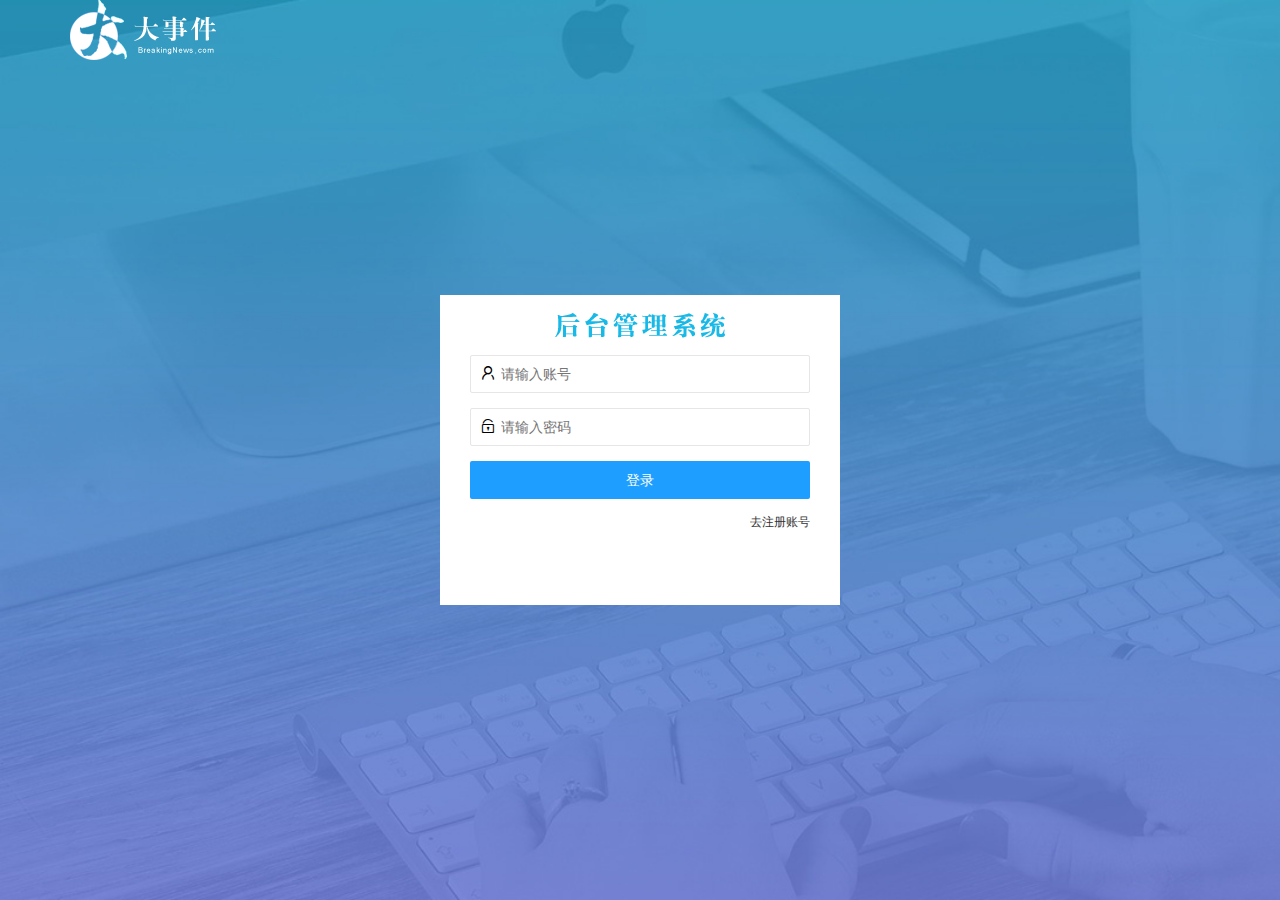
<file: login.html>
<!DOCTYPE html>
<html lang="en">

<head>
    <meta charset="UTF-8">
    <meta name="viewport" content="width=device-width, initial-scale=1.0">
    <title>Document</title>
    <link rel="stylesheet" href="./css/base.css">
    <link rel="stylesheet" href="./layui/css/layui.css">
    <link rel="stylesheet" href="./css/login.css">
</head>

<body>
    <div class="layui-main"><img src="./images/logo.png" alt="" />

    </div>
    <div class="loginAndReg">
        <div class="title">
        </div>
        <div class="login">
            <form class="layui-form" action="">
                <div class="layui-form-item">
                    <div>
                        <i class="layui-icon layui-icon-username"></i>
                        <input type="text" name="username" required lay-verify="required|name" placeholder="请输入账号" autocomplete="off" class="layui-input">
                    </div>
                </div>
                <div class="layui-form-item">
                    <div>
                        <i class="layui-icon layui-icon-password"></i>
                        <input type="password" name="password" required lay-verify="required|paw" placeholder="请输入密码" autocomplete="off" class="layui-input">
                    </div>
                </div>
                <div class="layui-form-item links">
                    <button class="layui-btn layui-btn-fluid layui-btn-normal" lay-submit lay-filter="formDemo">登录</button>
                </div>

                <div class="layui-form-item links">
                    <a href="javascript:;" id="link_reg">去注册账号</a>
                </div>

            </form>
        </div>
        <div class="regit">
            <form class="layui-form">
                <div class="layui-form-item">
                    <div>
                        <i class="layui-icon layui-icon-username"></i>
                        <input type="text" name="username" required lay-verify="required|name" placeholder="请输入账号" autocomplete="off" class="layui-input">
                    </div>
                </div>
                <div class="layui-form-item">
                    <div>
                        <i class="layui-icon layui-icon-password"></i>
                        <input type="password" name="password" required lay-verify="required|paw" placeholder="请输入密码" autocomplete="off" class="layui-input">
                    </div>
                </div>
                <div class="layui-form-item">
                    <div>
                        <i class="layui-icon layui-icon-password"></i>
                        <input type="password" name="repassword" required lay-verify="required|paw|repaw" placeholder="请再次输入密码" autocomplete="off" class="layui-input">
                    </div>
                </div>
                <div class="layui-form-item links">
                    <button class="layui-btn layui-btn-fluid layui-btn-normal" lay-submit>注册</button>
                </div>

                <div class="layui-form-item links">
                    <a href="javascript:;" id="link_login">去登录账号</a>
                </div>

            </form>
        </div>
    </div>
    <script src="./layui/layui.all.js"></script>
    <script src="./js/jquery.js"></script>
    <script src="./js/base.js"></script>
    <script src="./js/login.js"></script>
</body>

</html>
</file>
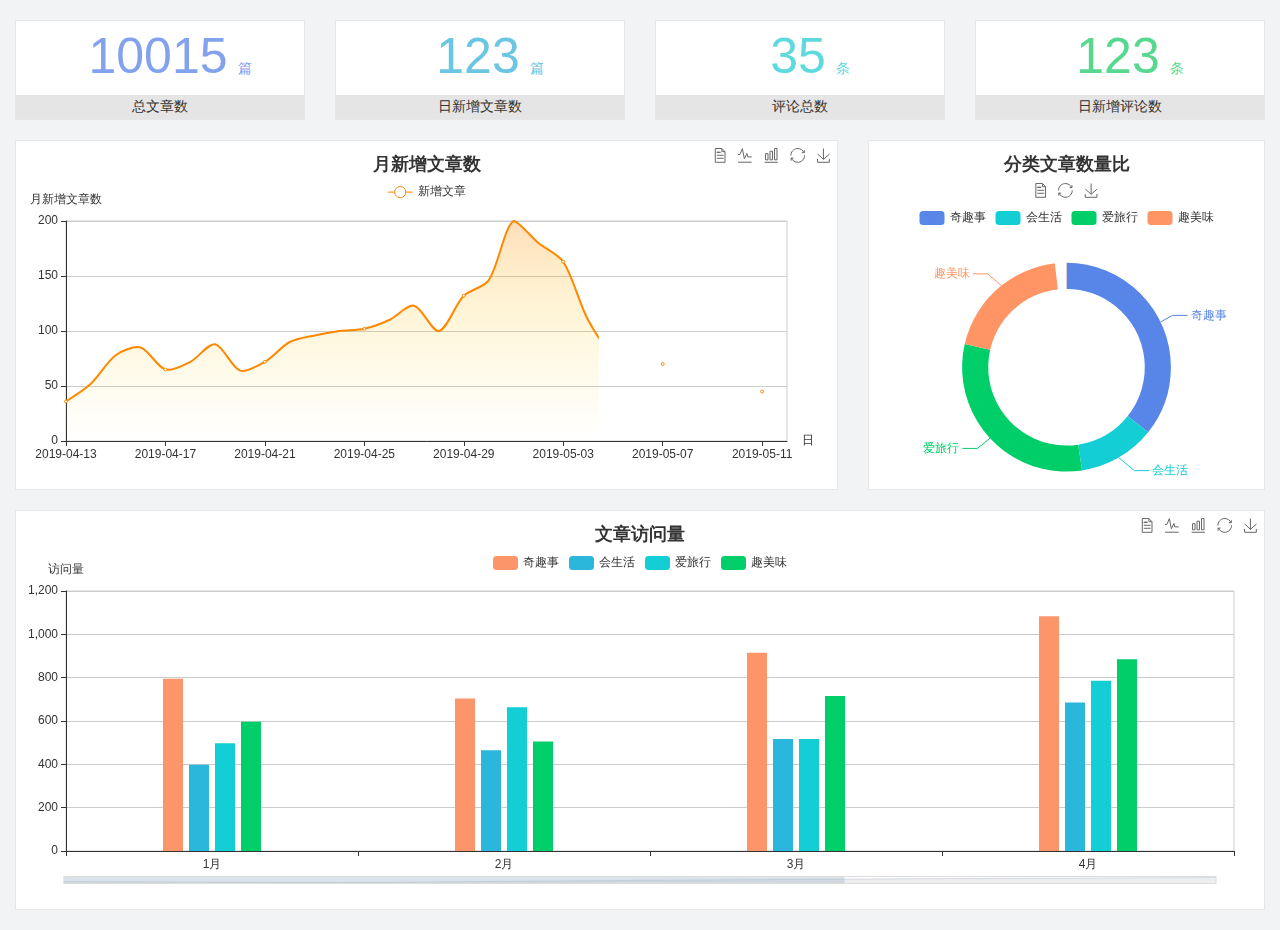
<file: home/dashboard.html>
<!DOCTYPE html>
<html lang="en">

<head>
    <meta charset="UTF-8">
    <meta name="viewport" content="width=device-width, initial-scale=1.0">
    <meta http-equiv="X-UA-Compatible" content="ie=edge">
    <title>图表统计</title>
    <link rel="stylesheet" href="../css/bootstrap.css" />
    <link rel="stylesheet" href="../css/main.css" />
    <script src="../js/jquery.js"></script>
    <script type="text/javascript" src="../js/echarts.min.js"></script>
</head>

<body>
    <div class="container-fluid">
        <div class="row spannel_list">
            <div class="col-sm-3 col-xs-6">
                <div class="spannel">
                    <em>10015</em><span>篇</span>
                    <b>总文章数</b>
                </div>
            </div>
            <div class="col-sm-3 col-xs-6">
                <div class="spannel scolor01">
                    <em>123</em><span>篇</span>
                    <b>日新增文章数</b>
                </div>
            </div>
            <div class="col-sm-3 col-xs-6">
                <div class="spannel scolor02">
                    <em>35</em><span>条</span>
                    <b>评论总数</b>
                </div>
            </div>
            <div class="col-sm-3 col-xs-6">
                <div class="spannel scolor03">
                    <em>123</em><span>条</span>
                    <b>日新增评论数</b>
                </div>
            </div>
        </div>
    </div>

    <div class="container-fluid">
        <div class="row curve-pie">
            <div class="col-lg-8 col-md-8">
                <div class="gragh_pannel" id="curve_show"></div>
            </div>
            <div class="col-lg-4 col-md-4">
                <div class="gragh_pannel" id="pie_show"></div>
            </div>
        </div>
    </div>

    <div class="container-fluid">
        <div class="column_pannel" id="column_show"></div>
    </div>

    <script>
        var oChart = echarts.init(document.getElementById('curve_show'));
        var aList_all = [{
            'count': 36,
            'date': '2019-04-13'
        }, {
            'count': 52,
            'date': '2019-04-14'
        }, {
            'count': 78,
            'date': '2019-04-15'
        }, {
            'count': 85,
            'date': '2019-04-16'
        }, {
            'count': 65,
            'date': '2019-04-17'
        }, {
            'count': 72,
            'date': '2019-04-18'
        }, {
            'count': 88,
            'date': '2019-04-19'
        }, {
            'count': 64,
            'date': '2019-04-20'
        }, {
            'count': 72,
            'date': '2019-04-21'
        }, {
            'count': 90,
            'date': '2019-04-22'
        }, {
            'count': 96,
            'date': '2019-04-23'
        }, {
            'count': 100,
            'date': '2019-04-24'
        }, {
            'count': 102,
            'date': '2019-04-25'
        }, {
            'count': 110,
            'date': '2019-04-26'
        }, {
            'count': 123,
            'date': '2019-04-27'
        }, {
            'count': 100,
            'date': '2019-04-28'
        }, {
            'count': 132,
            'date': '2019-04-29'
        }, {
            'count': 146,
            'date': '2019-04-30'
        }, {
            'count': 200,
            'date': '2019-05-01'
        }, {
            'count': 180,
            'date': '2019-05-02'
        }, {
            'count': 163,
            'date': '2019-05-03'
        }, {
            'count': 110,
            'date': '2019-05-04'
        }, {
            'count': 80,
            'date': '2019-05-05'
        }, {
            'count': 82,
            'date': '2019-05-06'
        }, {
            'count': 70,
            'date': '2019-05-07'
        }, {
            'count': 65,
            'date': '2019-05-08'
        }, {
            'count': 54,
            'date': '2019-05-09'
        }, {
            'count': 40,
            'date': '2019-05-10'
        }, {
            'count': 45,
            'date': '2019-05-11'
        }, {
            'count': 38,
            'date': '2019-05-12'
        }, ];

        let aCount = [];
        let aDate = [];

        for (var i = 0; i < aList_all.length; i++) {
            aCount.push(aList_all[i].count);
            aDate.push(aList_all[i].date);
        }

        var chartopt = {
            title: {
                text: '月新增文章数',
                left: 'center',
                top: '10'
            },
            tooltip: {
                trigger: 'axis'
            },
            legend: {
                data: ['新增文章'],
                top: '40'
            },
            toolbox: {
                show: true,
                feature: {
                    mark: {
                        show: true
                    },
                    dataView: {
                        show: true,
                        readOnly: false
                    },
                    magicType: {
                        show: true,
                        type: ['line', 'bar']
                    },
                    restore: {
                        show: true
                    },
                    saveAsImage: {
                        show: true
                    }
                }
            },
            calculable: true,
            xAxis: [{
                name: '日',
                type: 'category',
                boundaryGap: false,
                data: aDate
            }],
            yAxis: [{
                name: '月新增文章数',
                type: 'value'
            }],
            series: [{
                name: '新增文章',
                type: 'line',
                smooth: true,
                itemStyle: {
                    normal: {
                        areaStyle: {
                            type: 'default'
                        },
                        color: '#f80'
                    },
                    lineStyle: {
                        color: '#f80'
                    }
                },
                data: aCount
            }],
            areaStyle: {
                normal: {
                    color: new echarts.graphic.LinearGradient(0, 0, 0, 1, [{
                        offset: 0,
                        color: 'rgba(255,136,0,0.39)'
                    }, {
                        offset: .34,
                        color: 'rgba(255,180,0,0.25)'
                    }, {
                        offset: 1,
                        color: 'rgba(255,222,0,0.00)'
                    }])

                }
            },
            grid: {
                show: true,
                x: 50,
                x2: 50,
                y: 80,
                height: 220
            }
        };

        oChart.setOption(chartopt);


        var oPie = echarts.init(document.getElementById('pie_show'));
        var oPieopt = {
            title: {
                top: 10,
                text: '分类文章数量比',
                x: 'center'
            },
            tooltip: {
                trigger: 'item',
                formatter: "{a} <br/>{b} : {c} ({d}%)"
            },
            color: ['#5885e8', '#13cfd5', '#00ce68', '#ff9565'],
            legend: {
                x: 'center',
                top: 65,
                data: ['奇趣事', '会生活', '爱旅行', '趣美味']
            },
            toolbox: {
                show: true,
                x: 'center',
                top: 35,
                feature: {
                    mark: {
                        show: true
                    },
                    dataView: {
                        show: true,
                        readOnly: false
                    },
                    magicType: {
                        show: true,
                        type: ['pie', 'funnel'],
                        option: {
                            funnel: {
                                x: '25%',
                                width: '50%',
                                funnelAlign: 'left',
                                max: 1548
                            }
                        }
                    },
                    restore: {
                        show: true
                    },
                    saveAsImage: {
                        show: true
                    }
                }
            },
            calculable: true,
            series: [{
                name: '访问来源',
                type: 'pie',
                radius: ['45%', '60%'],
                center: ['50%', '65%'],
                data: [{
                    value: 300,
                    name: '奇趣事'
                }, {
                    value: 100,
                    name: '会生活'
                }, {
                    value: 260,
                    name: '爱旅行'
                }, {
                    value: 180,
                    name: '趣美味'
                }]
            }]
        };
        oPie.setOption(oPieopt);



        var oColumn = this.echarts.init(document.getElementById('column_show'));
        var oColumnopt = {
            title: {
                text: '文章访问量',
                left: 'center',
                top: '10'
            },
            tooltip: {
                trigger: 'axis'
            },
            legend: {
                data: ['奇趣事', '会生活', '爱旅行', '趣美味'],
                top: '40'
            },
            toolbox: {
                show: true,
                feature: {
                    mark: {
                        show: true
                    },
                    dataView: {
                        show: true,
                        readOnly: false
                    },
                    magicType: {
                        show: true,
                        type: ['line', 'bar']
                    },
                    restore: {
                        show: true
                    },
                    saveAsImage: {
                        show: true
                    }
                }
            },
            calculable: true,
            xAxis: [{
                type: 'category',
                data: ['1月', '2月', '3月', '4月', '5月']
            }],
            yAxis: [{
                name: '访问量',
                type: 'value'
            }],
            series: [{
                name: '奇趣事',
                type: 'bar',
                barWidth: 20,
                itemStyle: {
                    normal: {
                        areaStyle: {
                            type: 'default'
                        },
                        color: '#fd956a'
                    }
                },
                data: [800, 708, 920, 1090, 1200]
            }, {
                name: '会生活',
                type: 'bar',
                barWidth: 20,
                itemStyle: {
                    normal: {
                        areaStyle: {
                            type: 'default'
                        },
                        color: '#2bb6db'
                    }
                },
                data: [400, 468, 520, 690, 800]
            }, {
                name: '爱旅行',
                type: 'bar',
                barWidth: 20,
                itemStyle: {
                    normal: {
                        areaStyle: {
                            type: 'default'
                        },
                        color: '#13cfd5'
                    }
                },
                data: [500, 668, 520, 790, 900]
            }, {
                name: '趣美味',
                type: 'bar',
                barWidth: 20,
                itemStyle: {
                    normal: {
                        areaStyle: {
                            type: 'default'
                        },
                        color: '#00ce68'
                    }
                },
                data: [600, 508, 720, 890, 1000]
            }],
            grid: {
                show: true,
                x: 50,
                x2: 30,
                y: 80,
                height: 260
            },
            dataZoom: [ //给x轴设置滚动条
                {
                    start: 0, //默认为0
                    end: 100 - 1000 / 31, //默认为100
                    type: 'slider',
                    show: true,
                    xAxisIndex: [0],
                    handleSize: 0, //滑动条的 左右2个滑动条的大小
                    height: 8, //组件高度
                    left: 45, //左边的距离
                    right: 50, //右边的距离
                    bottom: 26, //右边的距离
                    handleColor: '#ddd', //h滑动图标的颜色
                    handleStyle: {
                        borderColor: "#cacaca",
                        borderWidth: "1",
                        shadowBlur: 2,
                        background: "#ddd",
                        shadowColor: "#ddd",
                    }
                }
            ]
        };
        oColumn.setOption(oColumnopt);
    </script>
</body>

</html>
</file>
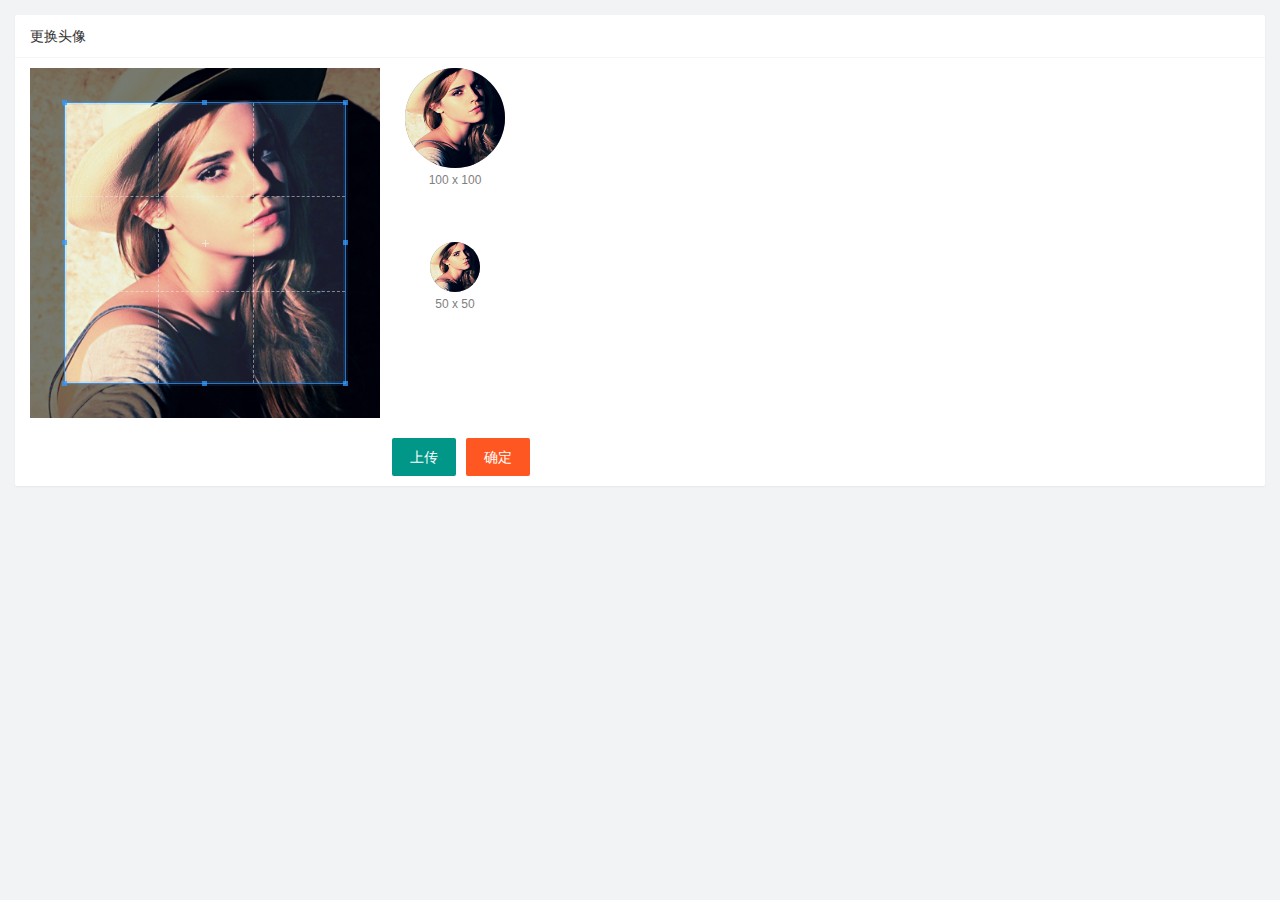
<file: user/user_avatar.html>
<!DOCTYPE html>
<html lang="en">

<head>
    <meta charset="UTF-8" />
    <meta name="viewport" content="width=device-width, initial-scale=1.0" />
    <title>Document</title>
    <link rel="stylesheet" href="/layui/css/layui.css" />
    <link rel="stylesheet" href="/layui/cropper/cropper.css" />
    <link rel="stylesheet" href="/css/user/user_avatar.css" />
</head>

<body>
    <!-- 卡片区域 -->
    <div class="layui-card">
        <div class="layui-card-header">更换头像</div>
        <div class="layui-card-body">
            <!-- 第一行的图片裁剪和预览区域 -->
            <div class="row1">
                <!-- 图片裁剪区域 -->
                <div class="cropper-box">
                    <!-- 这个 img 标签很重要，将来会把它初始化为裁剪区域 -->
                    <img id="image" src="/images/sample.jpg" />
                </div>
                <!-- 图片的预览区域 -->
                <div class="preview-box">
                    <div>
                        <!-- 宽高为 100px 的预览区域 -->
                        <div class="img-preview w100"></div>
                        <p class="size">100 x 100</p>
                    </div>
                    <div>
                        <!-- 宽高为 50px 的预览区域 -->
                        <div class="img-preview w50"></div>
                        <p class="size">50 x 50</p>
                    </div>
                </div>
            </div>

            <!-- 第二行的按钮区域 -->
            <div class="row2">
                <!-- 通过 accept 属性，可以指定，允许用户选择什么类型的文件 -->
                <input type="file" id="file" accept="image/png,image/jpeg,image/jpg" />
                <button type="button" class="layui-btn" id="btnChooseImage">上传</button>
                <button type="button" class="layui-btn layui-btn-danger" id="btnUpload">确定</button>
            </div>
        </div>
    </div>

    <script src="/layui/layui.all.js"></script>
    <script src="/js/jquery.js"></script>
    <script src="/layui/cropper/Cropper.js"></script>
    <script src="/layui/cropper/jquery-cropper.js"></script>
    <script src="/js/base.js"></script>
    <script src="/js/user/user_avatar.js"></script>
</body>

</html>
</file>
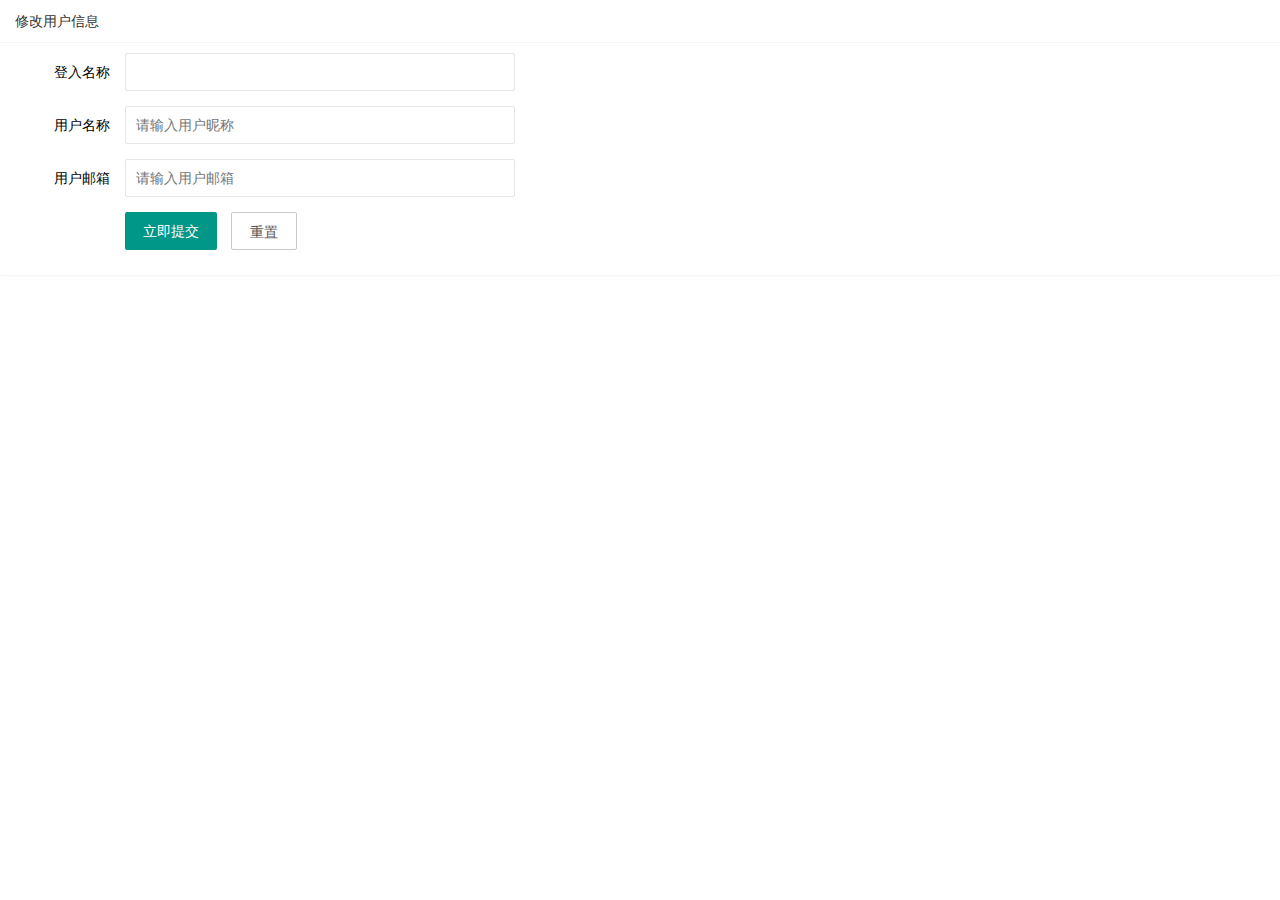
<file: user/user_info.html>
<!DOCTYPE html>
<html lang="en">

<head>
    <meta charset="UTF-8">
    <meta name="viewport" content="width=device-width, initial-scale=1.0">
    <title>Document</title>
    <link rel="stylesheet" href="../css/base.css">
    <link rel="stylesheet" href="../layui/css/layui.css">
    <link rel="stylesheet" href="../css/user/user_info.css">
</head>

<body>
    <div class="layui-card">
        <div class="layui-card-header">修改用户信息</div>
        <div class="layui-card-body">
            <form class="layui-form" lay-filter="userInfoFilter">
                <input type="hidden" name="id" value="">
                <div class="layui-form-item">
                    <label class="layui-form-label">登入名称</label>
                    <div class="layui-input-block">
                        <input type="text" name="username" required lay-verify="required" autocomplete="off" class="layui-input" disabled>
                    </div>
                </div>
                <div class="layui-form-item">
                    <label class="layui-form-label">用户名称</label>
                    <div class="layui-input-block">
                        <input type="text" name="nickname" required lay-verify="required|name" placeholder="请输入用户昵称" autocomplete="off" class="layui-input">
                    </div>
                </div>
                <div class="layui-form-item">
                    <label class="layui-form-label">用户邮箱</label>
                    <div class="layui-input-block">
                        <input type="text" name="email" required lay-verify="required|email" placeholder="请输入用户邮箱" autocomplete="off" class="layui-input">
                    </div>
                </div>
                <div class="layui-form-item">
                    <div class="layui-input-block">
                        <button id="btn-sub" class="layui-btn" lay-submit lay-filter="formDemo">立即提交</button>
                        <button id="btn-set" type="reset" class="layui-btn layui-btn-primary">重置</button>
                    </div>
                </div>
            </form>
        </div>
    </div>
    <script src="../layui/layui.all.js"></script>
    <script src="../js/jquery.js"></script>
    <script src="../js/base.js"></script>
    <script src="../js/user/user_info.js"></script>
</body>

</html>
</file>
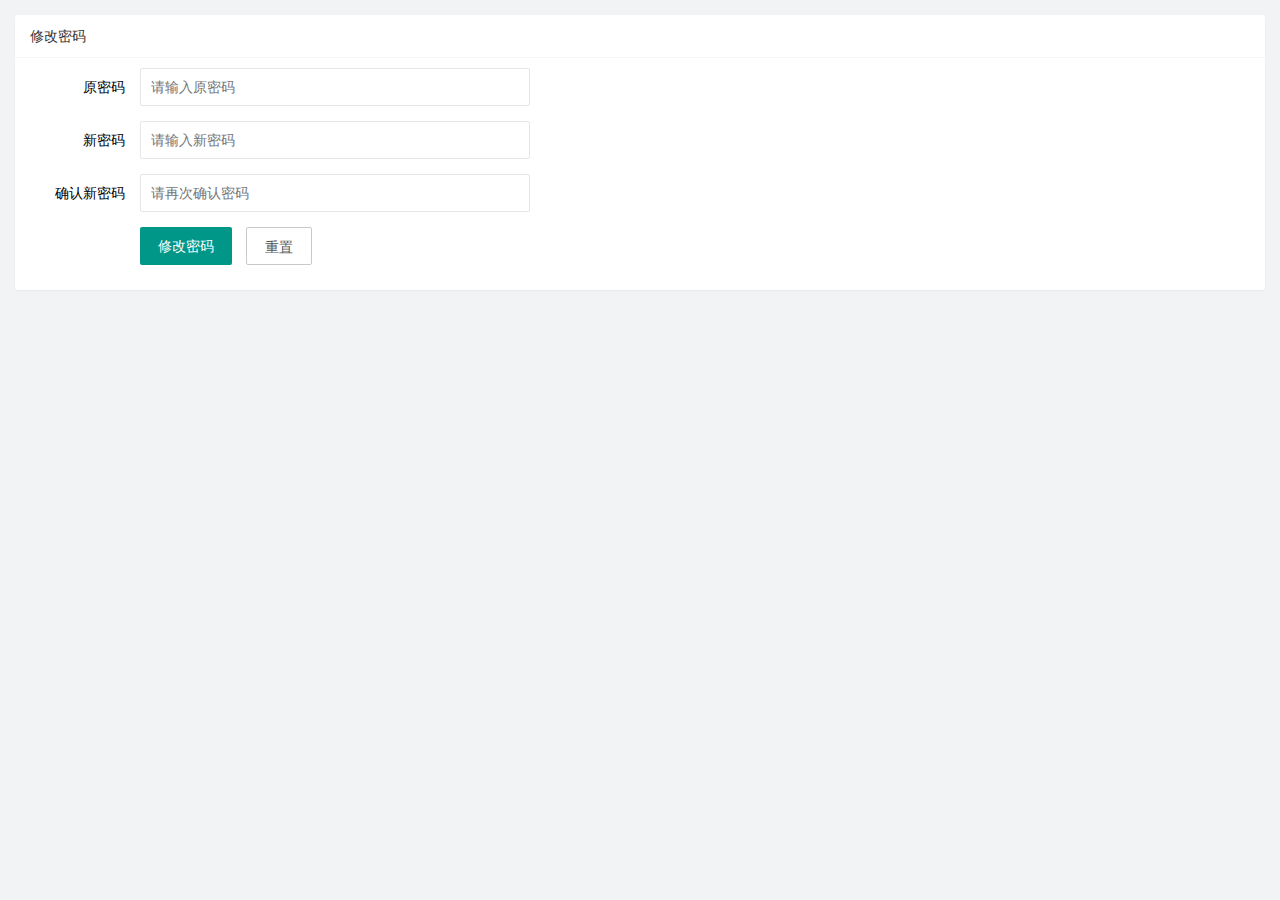
<file: user/user_pwd.html>
<!DOCTYPE html>
<html lang="en">

<head>
    <meta charset="UTF-8" />
    <meta name="viewport" content="width=device-width, initial-scale=1.0" />
    <title>Document</title>
    <link rel="stylesheet" href="../css/base.css">
    <link rel="stylesheet" href="../layui/css/layui.css">
    <link rel="stylesheet" href="../css/user/user_pwd.css">
</head>

<body>
    <!-- 卡片区域 -->
    <div class="layui-card">
        <div class="layui-card-header">修改密码</div>
        <div class="layui-card-body">
            <form class="layui-form">
                <div class="layui-form-item">
                    <label class="layui-form-label">原密码</label>
                    <div class="layui-input-block">
                        <input type="password" name="oldPwd" required lay-verify="required|pwd" placeholder="请输入原密码" autocomplete="off" class="layui-input" />
                    </div>
                </div>
                <div class="layui-form-item">
                    <label class="layui-form-label">新密码</label>
                    <div class="layui-input-block">
                        <input type="password" name="newPwd" required lay-verify="required|pwd|samePwd" placeholder="请输入新密码" autocomplete="off" class="layui-input" />
                    </div>
                </div>
                <div class="layui-form-item">
                    <label class="layui-form-label">确认新密码</label>
                    <div class="layui-input-block">
                        <input type="password" name="rePwd" required lay-verify="required|pwd|rePwd" placeholder="请再次确认密码" autocomplete="off" class="layui-input" />
                    </div>
                </div>
                <div class="layui-form-item">
                    <div class="layui-input-block">
                        <button class="layui-btn" lay-submit lay-filter="formDemo">修改密码</button>
                        <button type="reset" class="layui-btn layui-btn-primary">重置</button>
                    </div>
                </div>
            </form>
        </div>
    </div>
    <!-- 导入 layui 的 js -->
    <script src="../layui/layui.all.js"></script>
    <script src="../js/jquery.js"></script>
    <script src="../js/base.js"></script>
    <script src="../js/user/user_pwd.js"></script>

</body>

</html>
</file>
<file: css/base.css>
* {
    padding: 0;
    margin: 0;
}
</file>
<file: layui/css/layui.css>
/** layui-v2.5.6 MIT License By https://www.layui.com */
 .layui-inline,img{display:inline-block;vertical-align:middle}h1,h2,h3,h4,h5,h6{font-weight:400}.layui-edge,.layui-header,.layui-inline,.layui-main{position:relative}.layui-body,.layui-edge,.layui-elip{overflow:hidden}.layui-btn,.layui-edge,.layui-inline,img{vertical-align:middle}.layui-btn,.layui-disabled,.layui-icon,.layui-unselect{-moz-user-select:none;-webkit-user-select:none;-ms-user-select:none}.layui-elip,.layui-form-checkbox span,.layui-form-pane .layui-form-label{text-overflow:ellipsis;white-space:nowrap}.layui-breadcrumb,.layui-tree-btnGroup{visibility:hidden}blockquote,body,button,dd,div,dl,dt,form,h1,h2,h3,h4,h5,h6,input,li,ol,p,pre,td,textarea,th,ul{margin:0;padding:0;-webkit-tap-highlight-color:rgba(0,0,0,0)}a:active,a:hover{outline:0}img{border:none}li{list-style:none}table{border-collapse:collapse;border-spacing:0}h4,h5,h6{font-size:100%}button,input,optgroup,option,select,textarea{font-family:inherit;font-size:inherit;font-style:inherit;font-weight:inherit;outline:0}pre{white-space:pre-wrap;white-space:-moz-pre-wrap;white-space:-pre-wrap;white-space:-o-pre-wrap;word-wrap:break-word}body{line-height:24px;font:14px Helvetica Neue,Helvetica,PingFang SC,Tahoma,Arial,sans-serif}hr{height:1px;margin:10px 0;border:0;clear:both}a{color:#333;text-decoration:none}a:hover{color:#777}a cite{font-style:normal;*cursor:pointer}.layui-border-box,.layui-border-box *{box-sizing:border-box}.layui-box,.layui-box *{box-sizing:content-box}.layui-clear{clear:both;*zoom:1}.layui-clear:after{content:'\20';clear:both;*zoom:1;display:block;height:0}.layui-inline{*display:inline;*zoom:1}.layui-edge{display:inline-block;width:0;height:0;border-width:6px;border-style:dashed;border-color:transparent}.layui-edge-top{top:-4px;border-bottom-color:#999;border-bottom-style:solid}.layui-edge-right{border-left-color:#999;border-left-style:solid}.layui-edge-bottom{top:2px;border-top-color:#999;border-top-style:solid}.layui-edge-left{border-right-color:#999;border-right-style:solid}.layui-disabled,.layui-disabled:hover{color:#d2d2d2!important;cursor:not-allowed!important}.layui-circle{border-radius:100%}.layui-show{display:block!important}.layui-hide{display:none!important}@font-face{font-family:layui-icon;src:url(../font/iconfont.eot?v=256);src:url(../font/iconfont.eot?v=256#iefix) format('embedded-opentype'),url(../font/iconfont.woff2?v=256) format('woff2'),url(../font/iconfont.woff?v=256) format('woff'),url(../font/iconfont.ttf?v=256) format('truetype'),url(../font/iconfont.svg?v=256#layui-icon) format('svg')}.layui-icon{font-family:layui-icon!important;font-size:16px;font-style:normal;-webkit-font-smoothing:antialiased;-moz-osx-font-smoothing:grayscale}.layui-icon-reply-fill:before{content:"\e611"}.layui-icon-set-fill:before{content:"\e614"}.layui-icon-menu-fill:before{content:"\e60f"}.layui-icon-search:before{content:"\e615"}.layui-icon-share:before{content:"\e641"}.layui-icon-set-sm:before{content:"\e620"}.layui-icon-engine:before{content:"\e628"}.layui-icon-close:before{content:"\1006"}.layui-icon-close-fill:before{content:"\1007"}.layui-icon-chart-screen:before{content:"\e629"}.layui-icon-star:before{content:"\e600"}.layui-icon-circle-dot:before{content:"\e617"}.layui-icon-chat:before{content:"\e606"}.layui-icon-release:before{content:"\e609"}.layui-icon-list:before{content:"\e60a"}.layui-icon-chart:before{content:"\e62c"}.layui-icon-ok-circle:before{content:"\1005"}.layui-icon-layim-theme:before{content:"\e61b"}.layui-icon-table:before{content:"\e62d"}.layui-icon-right:before{content:"\e602"}.layui-icon-left:before{content:"\e603"}.layui-icon-cart-simple:before{content:"\e698"}.layui-icon-face-cry:before{content:"\e69c"}.layui-icon-face-smile:before{content:"\e6af"}.layui-icon-survey:before{content:"\e6b2"}.layui-icon-tree:before{content:"\e62e"}.layui-icon-ie:before{content:"\e7bb"}.layui-icon-upload-circle:before{content:"\e62f"}.layui-icon-add-circle:before{content:"\e61f"}.layui-icon-download-circle:before{content:"\e601"}.layui-icon-templeate-1:before{content:"\e630"}.layui-icon-util:before{content:"\e631"}.layui-icon-face-surprised:before{content:"\e664"}.layui-icon-edit:before{content:"\e642"}.layui-icon-speaker:before{content:"\e645"}.layui-icon-down:before{content:"\e61a"}.layui-icon-file:before{content:"\e621"}.layui-icon-layouts:before{content:"\e632"}.layui-icon-rate-half:before{content:"\e6c9"}.layui-icon-add-circle-fine:before{content:"\e608"}.layui-icon-prev-circle:before{content:"\e633"}.layui-icon-read:before{content:"\e705"}.layui-icon-404:before{content:"\e61c"}.layui-icon-carousel:before{content:"\e634"}.layui-icon-help:before{content:"\e607"}.layui-icon-code-circle:before{content:"\e635"}.layui-icon-windows:before{content:"\e67f"}.layui-icon-water:before{content:"\e636"}.layui-icon-username:before{content:"\e66f"}.layui-icon-find-fill:before{content:"\e670"}.layui-icon-about:before{content:"\e60b"}.layui-icon-location:before{content:"\e715"}.layui-icon-up:before{content:"\e619"}.layui-icon-pause:before{content:"\e651"}.layui-icon-date:before{content:"\e637"}.layui-icon-layim-uploadfile:before{content:"\e61d"}.layui-icon-delete:before{content:"\e640"}.layui-icon-play:before{content:"\e652"}.layui-icon-top:before{content:"\e604"}.layui-icon-firefox:before{content:"\e686"}.layui-icon-friends:before{content:"\e612"}.layui-icon-refresh-3:before{content:"\e9aa"}.layui-icon-ok:before{content:"\e605"}.layui-icon-layer:before{content:"\e638"}.layui-icon-face-smile-fine:before{content:"\e60c"}.layui-icon-dollar:before{content:"\e659"}.layui-icon-group:before{content:"\e613"}.layui-icon-layim-download:before{content:"\e61e"}.layui-icon-picture-fine:before{content:"\e60d"}.layui-icon-link:before{content:"\e64c"}.layui-icon-diamond:before{content:"\e735"}.layui-icon-log:before{content:"\e60e"}.layui-icon-key:before{content:"\e683"}.layui-icon-rate-solid:before{content:"\e67a"}.layui-icon-fonts-del:before{content:"\e64f"}.layui-icon-unlink:before{content:"\e64d"}.layui-icon-fonts-clear:before{content:"\e639"}.layui-icon-triangle-r:before{content:"\e623"}.layui-icon-circle:before{content:"\e63f"}.layui-icon-radio:before{content:"\e643"}.layui-icon-align-center:before{content:"\e647"}.layui-icon-align-right:before{content:"\e648"}.layui-icon-align-left:before{content:"\e649"}.layui-icon-loading-1:before{content:"\e63e"}.layui-icon-return:before{content:"\e65c"}.layui-icon-fonts-strong:before{content:"\e62b"}.layui-icon-upload:before{content:"\e67c"}.layui-icon-dialogue:before{content:"\e63a"}.layui-icon-video:before{content:"\e6ed"}.layui-icon-headset:before{content:"\e6fc"}.layui-icon-cellphone-fine:before{content:"\e63b"}.layui-icon-add-1:before{content:"\e654"}.layui-icon-face-smile-b:before{content:"\e650"}.layui-icon-fonts-html:before{content:"\e64b"}.layui-icon-screen-full:before{content:"\e622"}.layui-icon-form:before{content:"\e63c"}.layui-icon-cart:before{content:"\e657"}.layui-icon-camera-fill:before{content:"\e65d"}.layui-icon-tabs:before{content:"\e62a"}.layui-icon-heart-fill:before{content:"\e68f"}.layui-icon-fonts-code:before{content:"\e64e"}.layui-icon-ios:before{content:"\e680"}.layui-icon-at:before{content:"\e687"}.layui-icon-fire:before{content:"\e756"}.layui-icon-set:before{content:"\e716"}.layui-icon-fonts-u:before{content:"\e646"}.layui-icon-triangle-d:before{content:"\e625"}.layui-icon-tips:before{content:"\e702"}.layui-icon-picture:before{content:"\e64a"}.layui-icon-more-vertical:before{content:"\e671"}.layui-icon-bluetooth:before{content:"\e689"}.layui-icon-flag:before{content:"\e66c"}.layui-icon-loading:before{content:"\e63d"}.layui-icon-fonts-i:before{content:"\e644"}.layui-icon-refresh-1:before{content:"\e666"}.layui-icon-rmb:before{content:"\e65e"}.layui-icon-addition:before{content:"\e624"}.layui-icon-home:before{content:"\e68e"}.layui-icon-time:before{content:"\e68d"}.layui-icon-user:before{content:"\e770"}.layui-icon-notice:before{content:"\e667"}.layui-icon-chrome:before{content:"\e68a"}.layui-icon-edge:before{content:"\e68b"}.layui-icon-login-weibo:before{content:"\e675"}.layui-icon-voice:before{content:"\e688"}.layui-icon-upload-drag:before{content:"\e681"}.layui-icon-login-qq:before{content:"\e676"}.layui-icon-snowflake:before{content:"\e6b1"}.layui-icon-heart:before{content:"\e68c"}.layui-icon-logout:before{content:"\e682"}.layui-icon-file-b:before{content:"\e655"}.layui-icon-template:before{content:"\e663"}.layui-icon-transfer:before{content:"\e691"}.layui-icon-auz:before{content:"\e672"}.layui-icon-console:before{content:"\e665"}.layui-icon-app:before{content:"\e653"}.layui-icon-prev:before{content:"\e65a"}.layui-icon-website:before{content:"\e7ae"}.layui-icon-next:before{content:"\e65b"}.layui-icon-component:before{content:"\e857"}.layui-icon-android:before{content:"\e684"}.layui-icon-more:before{content:"\e65f"}.layui-icon-login-wechat:before{content:"\e677"}.layui-icon-shrink-right:before{content:"\e668"}.layui-icon-spread-left:before{content:"\e66b"}.layui-icon-camera:before{content:"\e660"}.layui-icon-note:before{content:"\e66e"}.layui-icon-refresh:before{content:"\e669"}.layui-icon-female:before{content:"\e661"}.layui-icon-male:before{content:"\e662"}.layui-icon-screen-restore:before{content:"\e758"}.layui-icon-password:before{content:"\e673"}.layui-icon-senior:before{content:"\e674"}.layui-icon-theme:before{content:"\e66a"}.layui-icon-tread:before{content:"\e6c5"}.layui-icon-praise:before{content:"\e6c6"}.layui-icon-star-fill:before{content:"\e658"}.layui-icon-rate:before{content:"\e67b"}.layui-icon-template-1:before{content:"\e656"}.layui-icon-vercode:before{content:"\e679"}.layui-icon-service:before{content:"\e626"}.layui-icon-cellphone:before{content:"\e678"}.layui-icon-print:before{content:"\e66d"}.layui-icon-cols:before{content:"\e610"}.layui-icon-wifi:before{content:"\e7e0"}.layui-icon-export:before{content:"\e67d"}.layui-icon-rss:before{content:"\e808"}.layui-icon-slider:before{content:"\e714"}.layui-icon-email:before{content:"\e618"}.layui-icon-subtraction:before{content:"\e67e"}.layui-icon-mike:before{content:"\e6dc"}.layui-icon-light:before{content:"\e748"}.layui-icon-gift:before{content:"\e627"}.layui-icon-mute:before{content:"\e685"}.layui-icon-reduce-circle:before{content:"\e616"}.layui-icon-music:before{content:"\e690"}.layui-main{width:1140px;margin:0 auto}.layui-header{z-index:1000;height:60px}.layui-header a:hover{transition:all .5s;-webkit-transition:all .5s}.layui-side{position:fixed;left:0;top:0;bottom:0;z-index:999;width:200px;overflow-x:hidden}.layui-side-scroll{position:relative;width:220px;height:100%;overflow-x:hidden}.layui-body{position:absolute;left:200px;right:0;top:0;bottom:0;z-index:998;width:auto;overflow-y:auto;box-sizing:border-box}.layui-layout-body{overflow:hidden}.layui-layout-admin .layui-header{background-color:#23262E}.layui-layout-admin .layui-side{top:60px;width:200px;overflow-x:hidden}.layui-layout-admin .layui-body{position:fixed;top:60px;bottom:44px}.layui-layout-admin .layui-main{width:auto;margin:0 15px}.layui-layout-admin .layui-footer{position:fixed;left:200px;right:0;bottom:0;height:44px;line-height:44px;padding:0 15px;background-color:#eee}.layui-layout-admin .layui-logo{position:absolute;left:0;top:0;width:200px;height:100%;line-height:60px;text-align:center;color:#009688;font-size:16px}.layui-layout-admin .layui-header .layui-nav{background:0 0}.layui-layout-left{position:absolute!important;left:200px;top:0}.layui-layout-right{position:absolute!important;right:0;top:0}.layui-container{position:relative;margin:0 auto;padding:0 15px;box-sizing:border-box}.layui-fluid{position:relative;margin:0 auto;padding:0 15px}.layui-row:after,.layui-row:before{content:'';display:block;clear:both}.layui-col-lg1,.layui-col-lg10,.layui-col-lg11,.layui-col-lg12,.layui-col-lg2,.layui-col-lg3,.layui-col-lg4,.layui-col-lg5,.layui-col-lg6,.layui-col-lg7,.layui-col-lg8,.layui-col-lg9,.layui-col-md1,.layui-col-md10,.layui-col-md11,.layui-col-md12,.layui-col-md2,.layui-col-md3,.layui-col-md4,.layui-col-md5,.layui-col-md6,.layui-col-md7,.layui-col-md8,.layui-col-md9,.layui-col-sm1,.layui-col-sm10,.layui-col-sm11,.layui-col-sm12,.layui-col-sm2,.layui-col-sm3,.layui-col-sm4,.layui-col-sm5,.layui-col-sm6,.layui-col-sm7,.layui-col-sm8,.layui-col-sm9,.layui-col-xs1,.layui-col-xs10,.layui-col-xs11,.layui-col-xs12,.layui-col-xs2,.layui-col-xs3,.layui-col-xs4,.layui-col-xs5,.layui-col-xs6,.layui-col-xs7,.layui-col-xs8,.layui-col-xs9{position:relative;display:block;box-sizing:border-box}.layui-col-xs1,.layui-col-xs10,.layui-col-xs11,.layui-col-xs12,.layui-col-xs2,.layui-col-xs3,.layui-col-xs4,.layui-col-xs5,.layui-col-xs6,.layui-col-xs7,.layui-col-xs8,.layui-col-xs9{float:left}.layui-col-xs1{width:8.33333333%}.layui-col-xs2{width:16.66666667%}.layui-col-xs3{width:25%}.layui-col-xs4{width:33.33333333%}.layui-col-xs5{width:41.66666667%}.layui-col-xs6{width:50%}.layui-col-xs7{width:58.33333333%}.layui-col-xs8{width:66.66666667%}.layui-col-xs9{width:75%}.layui-col-xs10{width:83.33333333%}.layui-col-xs11{width:91.66666667%}.layui-col-xs12{width:100%}.layui-col-xs-offset1{margin-left:8.33333333%}.layui-col-xs-offset2{margin-left:16.66666667%}.layui-col-xs-offset3{margin-left:25%}.layui-col-xs-offset4{margin-left:33.33333333%}.layui-col-xs-offset5{margin-left:41.66666667%}.layui-col-xs-offset6{margin-left:50%}.layui-col-xs-offset7{margin-left:58.33333333%}.layui-col-xs-offset8{margin-left:66.66666667%}.layui-col-xs-offset9{margin-left:75%}.layui-col-xs-offset10{margin-left:83.33333333%}.layui-col-xs-offset11{margin-left:91.66666667%}.layui-col-xs-offset12{margin-left:100%}@media screen and (max-width:768px){.layui-hide-xs{display:none!important}.layui-show-xs-block{display:block!important}.layui-show-xs-inline{display:inline!important}.layui-show-xs-inline-block{display:inline-block!important}}@media screen and (min-width:768px){.layui-container{width:750px}.layui-hide-sm{display:none!important}.layui-show-sm-block{display:block!important}.layui-show-sm-inline{display:inline!important}.layui-show-sm-inline-block{display:inline-block!important}.layui-col-sm1,.layui-col-sm10,.layui-col-sm11,.layui-col-sm12,.layui-col-sm2,.layui-col-sm3,.layui-col-sm4,.layui-col-sm5,.layui-col-sm6,.layui-col-sm7,.layui-col-sm8,.layui-col-sm9{float:left}.layui-col-sm1{width:8.33333333%}.layui-col-sm2{width:16.66666667%}.layui-col-sm3{width:25%}.layui-col-sm4{width:33.33333333%}.layui-col-sm5{width:41.66666667%}.layui-col-sm6{width:50%}.layui-col-sm7{width:58.33333333%}.layui-col-sm8{width:66.66666667%}.layui-col-sm9{width:75%}.layui-col-sm10{width:83.33333333%}.layui-col-sm11{width:91.66666667%}.layui-col-sm12{width:100%}.layui-col-sm-offset1{margin-left:8.33333333%}.layui-col-sm-offset2{margin-left:16.66666667%}.layui-col-sm-offset3{margin-left:25%}.layui-col-sm-offset4{margin-left:33.33333333%}.layui-col-sm-offset5{margin-left:41.66666667%}.layui-col-sm-offset6{margin-left:50%}.layui-col-sm-offset7{margin-left:58.33333333%}.layui-col-sm-offset8{margin-left:66.66666667%}.layui-col-sm-offset9{margin-left:75%}.layui-col-sm-offset10{margin-left:83.33333333%}.layui-col-sm-offset11{margin-left:91.66666667%}.layui-col-sm-offset12{margin-left:100%}}@media screen and (min-width:992px){.layui-container{width:970px}.layui-hide-md{display:none!important}.layui-show-md-block{display:block!important}.layui-show-md-inline{display:inline!important}.layui-show-md-inline-block{display:inline-block!important}.layui-col-md1,.layui-col-md10,.layui-col-md11,.layui-col-md12,.layui-col-md2,.layui-col-md3,.layui-col-md4,.layui-col-md5,.layui-col-md6,.layui-col-md7,.layui-col-md8,.layui-col-md9{float:left}.layui-col-md1{width:8.33333333%}.layui-col-md2{width:16.66666667%}.layui-col-md3{width:25%}.layui-col-md4{width:33.33333333%}.layui-col-md5{width:41.66666667%}.layui-col-md6{width:50%}.layui-col-md7{width:58.33333333%}.layui-col-md8{width:66.66666667%}.layui-col-md9{width:75%}.layui-col-md10{width:83.33333333%}.layui-col-md11{width:91.66666667%}.layui-col-md12{width:100%}.layui-col-md-offset1{margin-left:8.33333333%}.layui-col-md-offset2{margin-left:16.66666667%}.layui-col-md-offset3{margin-left:25%}.layui-col-md-offset4{margin-left:33.33333333%}.layui-col-md-offset5{margin-left:41.66666667%}.layui-col-md-offset6{margin-left:50%}.layui-col-md-offset7{margin-left:58.33333333%}.layui-col-md-offset8{margin-left:66.66666667%}.layui-col-md-offset9{margin-left:75%}.layui-col-md-offset10{margin-left:83.33333333%}.layui-col-md-offset11{margin-left:91.66666667%}.layui-col-md-offset12{margin-left:100%}}@media screen and (min-width:1200px){.layui-container{width:1170px}.layui-hide-lg{display:none!important}.layui-show-lg-block{display:block!important}.layui-show-lg-inline{display:inline!important}.layui-show-lg-inline-block{display:inline-block!important}.layui-col-lg1,.layui-col-lg10,.layui-col-lg11,.layui-col-lg12,.layui-col-lg2,.layui-col-lg3,.layui-col-lg4,.layui-col-lg5,.layui-col-lg6,.layui-col-lg7,.layui-col-lg8,.layui-col-lg9{float:left}.layui-col-lg1{width:8.33333333%}.layui-col-lg2{width:16.66666667%}.layui-col-lg3{width:25%}.layui-col-lg4{width:33.33333333%}.layui-col-lg5{width:41.66666667%}.layui-col-lg6{width:50%}.layui-col-lg7{width:58.33333333%}.layui-col-lg8{width:66.66666667%}.layui-col-lg9{width:75%}.layui-col-lg10{width:83.33333333%}.layui-col-lg11{width:91.66666667%}.layui-col-lg12{width:100%}.layui-col-lg-offset1{margin-left:8.33333333%}.layui-col-lg-offset2{margin-left:16.66666667%}.layui-col-lg-offset3{margin-left:25%}.layui-col-lg-offset4{margin-left:33.33333333%}.layui-col-lg-offset5{margin-left:41.66666667%}.layui-col-lg-offset6{margin-left:50%}.layui-col-lg-offset7{margin-left:58.33333333%}.layui-col-lg-offset8{margin-left:66.66666667%}.layui-col-lg-offset9{margin-left:75%}.layui-col-lg-offset10{margin-left:83.33333333%}.layui-col-lg-offset11{margin-left:91.66666667%}.layui-col-lg-offset12{margin-left:100%}}.layui-col-space1{margin:-.5px}.layui-col-space1>*{padding:.5px}.layui-col-space2{margin:-1px}.layui-col-space2>*{padding:1px}.layui-col-space4{margin:-2px}.layui-col-space4>*{padding:2px}.layui-col-space5{margin:-2.5px}.layui-col-space5>*{padding:2.5px}.layui-col-space6{margin:-3px}.layui-col-space6>*{padding:3px}.layui-col-space8{margin:-4px}.layui-col-space8>*{padding:4px}.layui-col-space10{margin:-5px}.layui-col-space10>*{padding:5px}.layui-col-space12{margin:-6px}.layui-col-space12>*{padding:6px}.layui-col-space14{margin:-7px}.layui-col-space14>*{padding:7px}.layui-col-space15{margin:-7.5px}.layui-col-space15>*{padding:7.5px}.layui-col-space16{margin:-8px}.layui-col-space16>*{padding:8px}.layui-col-space18{margin:-9px}.layui-col-space18>*{padding:9px}.layui-col-space20{margin:-10px}.layui-col-space20>*{padding:10px}.layui-col-space22{margin:-11px}.layui-col-space22>*{padding:11px}.layui-col-space24{margin:-12px}.layui-col-space24>*{padding:12px}.layui-col-space25{margin:-12.5px}.layui-col-space25>*{padding:12.5px}.layui-col-space26{margin:-13px}.layui-col-space26>*{padding:13px}.layui-col-space28{margin:-14px}.layui-col-space28>*{padding:14px}.layui-col-space30{margin:-15px}.layui-col-space30>*{padding:15px}.layui-btn,.layui-input,.layui-select,.layui-textarea,.layui-upload-button{outline:0;-webkit-appearance:none;transition:all .3s;-webkit-transition:all .3s;box-sizing:border-box}.layui-elem-quote{margin-bottom:10px;padding:15px;line-height:22px;border-left:5px solid #009688;border-radius:0 2px 2px 0;background-color:#f2f2f2}.layui-quote-nm{border-style:solid;border-width:1px 1px 1px 5px;background:0 0}.layui-elem-field{margin-bottom:10px;padding:0;border-width:1px;border-style:solid}.layui-elem-field legend{margin-left:20px;padding:0 10px;font-size:20px;font-weight:300}.layui-field-title{margin:10px 0 20px;border-width:1px 0 0}.layui-field-box{padding:10px 15px}.layui-field-title .layui-field-box{padding:10px 0}.layui-progress{position:relative;height:6px;border-radius:20px;background-color:#e2e2e2}.layui-progress-bar{position:absolute;left:0;top:0;width:0;max-width:100%;height:6px;border-radius:20px;text-align:right;background-color:#5FB878;transition:all .3s;-webkit-transition:all .3s}.layui-progress-big,.layui-progress-big .layui-progress-bar{height:18px;line-height:18px}.layui-progress-text{position:relative;top:-20px;line-height:18px;font-size:12px;color:#666}.layui-progress-big .layui-progress-text{position:static;padding:0 10px;color:#fff}.layui-collapse{border-width:1px;border-style:solid;border-radius:2px}.layui-colla-content,.layui-colla-item{border-top-width:1px;border-top-style:solid}.layui-colla-item:first-child{border-top:none}.layui-colla-title{position:relative;height:42px;line-height:42px;padding:0 15px 0 35px;color:#333;background-color:#f2f2f2;cursor:pointer;font-size:14px;overflow:hidden}.layui-colla-content{display:none;padding:10px 15px;line-height:22px;color:#666}.layui-colla-icon{position:absolute;left:15px;top:0;font-size:14px}.layui-card{margin-bottom:15px;border-radius:2px;background-color:#fff;box-shadow:0 1px 2px 0 rgba(0,0,0,.05)}.layui-card:last-child{margin-bottom:0}.layui-card-header{position:relative;height:42px;line-height:42px;padding:0 15px;border-bottom:1px solid #f6f6f6;color:#333;border-radius:2px 2px 0 0;font-size:14px}.layui-bg-black,.layui-bg-blue,.layui-bg-cyan,.layui-bg-green,.layui-bg-orange,.layui-bg-red{color:#fff!important}.layui-card-body{position:relative;padding:10px 15px;line-height:24px}.layui-card-body[pad15]{padding:15px}.layui-card-body[pad20]{padding:20px}.layui-card-body .layui-table{margin:5px 0}.layui-card .layui-tab{margin:0}.layui-panel-window{position:relative;padding:15px;border-radius:0;border-top:5px solid #E6E6E6;background-color:#fff}.layui-auxiliar-moving{position:fixed;left:0;right:0;top:0;bottom:0;width:100%;height:100%;background:0 0;z-index:9999999999}.layui-form-label,.layui-form-mid,.layui-form-select,.layui-input-block,.layui-input-inline,.layui-textarea{position:relative}.layui-bg-red{background-color:#FF5722!important}.layui-bg-orange{background-color:#FFB800!important}.layui-bg-green{background-color:#009688!important}.layui-bg-cyan{background-color:#2F4056!important}.layui-bg-blue{background-color:#1E9FFF!important}.layui-bg-black{background-color:#393D49!important}.layui-bg-gray{background-color:#eee!important;color:#666!important}.layui-badge-rim,.layui-colla-content,.layui-colla-item,.layui-collapse,.layui-elem-field,.layui-form-pane .layui-form-item[pane],.layui-form-pane .layui-form-label,.layui-input,.layui-layedit,.layui-layedit-tool,.layui-quote-nm,.layui-select,.layui-tab-bar,.layui-tab-card,.layui-tab-title,.layui-tab-title .layui-this:after,.layui-textarea{border-color:#e6e6e6}.layui-timeline-item:before,hr{background-color:#e6e6e6}.layui-text{line-height:22px;font-size:14px;color:#666}.layui-text h1,.layui-text h2,.layui-text h3{font-weight:500;color:#333}.layui-text h1{font-size:30px}.layui-text h2{font-size:24px}.layui-text h3{font-size:18px}.layui-text a:not(.layui-btn){color:#01AAED}.layui-text a:not(.layui-btn):hover{text-decoration:underline}.layui-text ul{padding:5px 0 5px 15px}.layui-text ul li{margin-top:5px;list-style-type:disc}.layui-text em,.layui-word-aux{color:#999!important;padding:0 5px!important}.layui-btn{display:inline-block;height:38px;line-height:38px;padding:0 18px;background-color:#009688;color:#fff;white-space:nowrap;text-align:center;font-size:14px;border:none;border-radius:2px;cursor:pointer}.layui-btn:hover{opacity:.8;filter:alpha(opacity=80);color:#fff}.layui-btn:active{opacity:1;filter:alpha(opacity=100)}.layui-btn+.layui-btn{margin-left:10px}.layui-btn-container{font-size:0}.layui-btn-container .layui-btn{margin-right:10px;margin-bottom:10px}.layui-btn-container .layui-btn+.layui-btn{margin-left:0}.layui-table .layui-btn-container .layui-btn{margin-bottom:9px}.layui-btn-radius{border-radius:100px}.layui-btn .layui-icon{margin-right:3px;font-size:18px;vertical-align:bottom;vertical-align:middle\9}.layui-btn-primary{border:1px solid #C9C9C9;background-color:#fff;color:#555}.layui-btn-primary:hover{border-color:#009688;color:#333}.layui-btn-normal{background-color:#1E9FFF}.layui-btn-warm{background-color:#FFB800}.layui-btn-danger{background-color:#FF5722}.layui-btn-checked{background-color:#5FB878}.layui-btn-disabled,.layui-btn-disabled:active,.layui-btn-disabled:hover{border:1px solid #e6e6e6;background-color:#FBFBFB;color:#C9C9C9;cursor:not-allowed;opacity:1}.layui-btn-lg{height:44px;line-height:44px;padding:0 25px;font-size:16px}.layui-btn-sm{height:30px;line-height:30px;padding:0 10px;font-size:12px}.layui-btn-sm i{font-size:16px!important}.layui-btn-xs{height:22px;line-height:22px;padding:0 5px;font-size:12px}.layui-btn-xs i{font-size:14px!important}.layui-btn-group{display:inline-block;vertical-align:middle;font-size:0}.layui-btn-group .layui-btn{margin-left:0!important;margin-right:0!important;border-left:1px solid rgba(255,255,255,.5);border-radius:0}.layui-btn-group .layui-btn-primary{border-left:none}.layui-btn-group .layui-btn-primary:hover{border-color:#C9C9C9;color:#009688}.layui-btn-group .layui-btn:first-child{border-left:none;border-radius:2px 0 0 2px}.layui-btn-group .layui-btn-primary:first-child{border-left:1px solid #c9c9c9}.layui-btn-group .layui-btn:last-child{border-radius:0 2px 2px 0}.layui-btn-group .layui-btn+.layui-btn{margin-left:0}.layui-btn-group+.layui-btn-group{margin-left:10px}.layui-btn-fluid{width:100%}.layui-input,.layui-select,.layui-textarea{height:38px;line-height:1.3;line-height:38px\9;border-width:1px;border-style:solid;background-color:#fff;border-radius:2px}.layui-input::-webkit-input-placeholder,.layui-select::-webkit-input-placeholder,.layui-textarea::-webkit-input-placeholder{line-height:1.3}.layui-input,.layui-textarea{display:block;width:100%;padding-left:10px}.layui-input:hover,.layui-textarea:hover{border-color:#D2D2D2!important}.layui-input:focus,.layui-textarea:focus{border-color:#C9C9C9!important}.layui-textarea{min-height:100px;height:auto;line-height:20px;padding:6px 10px;resize:vertical}.layui-select{padding:0 10px}.layui-form input[type=checkbox],.layui-form input[type=radio],.layui-form select{display:none}.layui-form [lay-ignore]{display:initial}.layui-form-item{margin-bottom:15px;clear:both;*zoom:1}.layui-form-item:after{content:'\20';clear:both;*zoom:1;display:block;height:0}.layui-form-label{float:left;display:block;padding:9px 15px;width:80px;font-weight:400;line-height:20px;text-align:right}.layui-form-label-col{display:block;float:none;padding:9px 0;line-height:20px;text-align:left}.layui-form-item .layui-inline{margin-bottom:5px;margin-right:10px}.layui-input-block{margin-left:110px;min-height:36px}.layui-input-inline{display:inline-block;vertical-align:middle}.layui-form-item .layui-input-inline{float:left;width:190px;margin-right:10px}.layui-form-text .layui-input-inline{width:auto}.layui-form-mid{float:left;display:block;padding:9px 0!important;line-height:20px;margin-right:10px}.layui-form-danger+.layui-form-select .layui-input,.layui-form-danger:focus{border-color:#FF5722!important}.layui-form-select .layui-input{padding-right:30px;cursor:pointer}.layui-form-select .layui-edge{position:absolute;right:10px;top:50%;margin-top:-3px;cursor:pointer;border-width:6px;border-top-color:#c2c2c2;border-top-style:solid;transition:all .3s;-webkit-transition:all .3s}.layui-form-select dl{display:none;position:absolute;left:0;top:42px;padding:5px 0;z-index:899;min-width:100%;border:1px solid #d2d2d2;max-height:300px;overflow-y:auto;background-color:#fff;border-radius:2px;box-shadow:0 2px 4px rgba(0,0,0,.12);box-sizing:border-box}.layui-form-select dl dd,.layui-form-select dl dt{padding:0 10px;line-height:36px;white-space:nowrap;overflow:hidden;text-overflow:ellipsis}.layui-form-select dl dt{font-size:12px;color:#999}.layui-form-select dl dd{cursor:pointer}.layui-form-select dl dd:hover{background-color:#f2f2f2;-webkit-transition:.5s all;transition:.5s all}.layui-form-select .layui-select-group dd{padding-left:20px}.layui-form-select dl dd.layui-select-tips{padding-left:10px!important;color:#999}.layui-form-select dl dd.layui-this{background-color:#5FB878;color:#fff}.layui-form-checkbox,.layui-form-select dl dd.layui-disabled{background-color:#fff}.layui-form-selected dl{display:block}.layui-form-checkbox,.layui-form-checkbox *,.layui-form-switch{display:inline-block;vertical-align:middle}.layui-form-selected .layui-edge{margin-top:-9px;-webkit-transform:rotate(180deg);transform:rotate(180deg);margin-top:-3px\9}:root .layui-form-selected .layui-edge{margin-top:-9px\0/IE9}.layui-form-selectup dl{top:auto;bottom:42px}.layui-select-none{margin:5px 0;text-align:center;color:#999}.layui-select-disabled .layui-disabled{border-color:#eee!important}.layui-select-disabled .layui-edge{border-top-color:#d2d2d2}.layui-form-checkbox{position:relative;height:30px;line-height:30px;margin-right:10px;padding-right:30px;cursor:pointer;font-size:0;-webkit-transition:.1s linear;transition:.1s linear;box-sizing:border-box}.layui-form-checkbox span{padding:0 10px;height:100%;font-size:14px;border-radius:2px 0 0 2px;background-color:#d2d2d2;color:#fff;overflow:hidden}.layui-form-checkbox:hover span{background-color:#c2c2c2}.layui-form-checkbox i{position:absolute;right:0;top:0;width:30px;height:28px;border:1px solid #d2d2d2;border-left:none;border-radius:0 2px 2px 0;color:#fff;font-size:20px;text-align:center}.layui-form-checkbox:hover i{border-color:#c2c2c2;color:#c2c2c2}.layui-form-checked,.layui-form-checked:hover{border-color:#5FB878}.layui-form-checked span,.layui-form-checked:hover span{background-color:#5FB878}.layui-form-checked i,.layui-form-checked:hover i{color:#5FB878}.layui-form-item .layui-form-checkbox{margin-top:4px}.layui-form-checkbox[lay-skin=primary]{height:auto!important;line-height:normal!important;min-width:18px;min-height:18px;border:none!important;margin-right:0;padding-left:28px;padding-right:0;background:0 0}.layui-form-checkbox[lay-skin=primary] span{padding-left:0;padding-right:15px;line-height:18px;background:0 0;color:#666}.layui-form-checkbox[lay-skin=primary] i{right:auto;left:0;width:16px;height:16px;line-height:16px;border:1px solid #d2d2d2;font-size:12px;border-radius:2px;background-color:#fff;-webkit-transition:.1s linear;transition:.1s linear}.layui-form-checkbox[lay-skin=primary]:hover i{border-color:#5FB878;color:#fff}.layui-form-checked[lay-skin=primary] i{border-color:#5FB878!important;background-color:#5FB878;color:#fff}.layui-checkbox-disbaled[lay-skin=primary] span{background:0 0!important;color:#c2c2c2}.layui-checkbox-disbaled[lay-skin=primary]:hover i{border-color:#d2d2d2}.layui-form-item .layui-form-checkbox[lay-skin=primary]{margin-top:10px}.layui-form-switch{position:relative;height:22px;line-height:22px;min-width:35px;padding:0 5px;margin-top:8px;border:1px solid #d2d2d2;border-radius:20px;cursor:pointer;background-color:#fff;-webkit-transition:.1s linear;transition:.1s linear}.layui-form-switch i{position:absolute;left:5px;top:3px;width:16px;height:16px;border-radius:20px;background-color:#d2d2d2;-webkit-transition:.1s linear;transition:.1s linear}.layui-form-switch em{position:relative;top:0;width:25px;margin-left:21px;padding:0!important;text-align:center!important;color:#999!important;font-style:normal!important;font-size:12px}.layui-form-onswitch{border-color:#5FB878;background-color:#5FB878}.layui-checkbox-disbaled,.layui-checkbox-disbaled i{border-color:#e2e2e2!important}.layui-form-onswitch i{left:100%;margin-left:-21px;background-color:#fff}.layui-form-onswitch em{margin-left:5px;margin-right:21px;color:#fff!important}.layui-checkbox-disbaled span{background-color:#e2e2e2!important}.layui-checkbox-disbaled:hover i{color:#fff!important}[lay-radio]{display:none}.layui-form-radio,.layui-form-radio *{display:inline-block;vertical-align:middle}.layui-form-radio{line-height:28px;margin:6px 10px 0 0;padding-right:10px;cursor:pointer;font-size:0}.layui-form-radio *{font-size:14px}.layui-form-radio>i{margin-right:8px;font-size:22px;color:#c2c2c2}.layui-form-radio>i:hover,.layui-form-radioed>i{color:#5FB878}.layui-radio-disbaled>i{color:#e2e2e2!important}.layui-form-pane .layui-form-label{width:110px;padding:8px 15px;height:38px;line-height:20px;border-width:1px;border-style:solid;border-radius:2px 0 0 2px;text-align:center;background-color:#FBFBFB;overflow:hidden;box-sizing:border-box}.layui-form-pane .layui-input-inline{margin-left:-1px}.layui-form-pane .layui-input-block{margin-left:110px;left:-1px}.layui-form-pane .layui-input{border-radius:0 2px 2px 0}.layui-form-pane .layui-form-text .layui-form-label{float:none;width:100%;border-radius:2px;box-sizing:border-box;text-align:left}.layui-form-pane .layui-form-text .layui-input-inline{display:block;margin:0;top:-1px;clear:both}.layui-form-pane .layui-form-text .layui-input-block{margin:0;left:0;top:-1px}.layui-form-pane .layui-form-text .layui-textarea{min-height:100px;border-radius:0 0 2px 2px}.layui-form-pane .layui-form-checkbox{margin:4px 0 4px 10px}.layui-form-pane .layui-form-radio,.layui-form-pane .layui-form-switch{margin-top:6px;margin-left:10px}.layui-form-pane .layui-form-item[pane]{position:relative;border-width:1px;border-style:solid}.layui-form-pane .layui-form-item[pane] .layui-form-label{position:absolute;left:0;top:0;height:100%;border-width:0 1px 0 0}.layui-form-pane .layui-form-item[pane] .layui-input-inline{margin-left:110px}@media screen and (max-width:450px){.layui-form-item .layui-form-label{text-overflow:ellipsis;overflow:hidden;white-space:nowrap}.layui-form-item .layui-inline{display:block;margin-right:0;margin-bottom:20px;clear:both}.layui-form-item .layui-inline:after{content:'\20';clear:both;display:block;height:0}.layui-form-item .layui-input-inline{display:block;float:none;left:-3px;width:auto;margin:0 0 10px 112px}.layui-form-item .layui-input-inline+.layui-form-mid{margin-left:110px;top:-5px;padding:0}.layui-form-item .layui-form-checkbox{margin-right:5px;margin-bottom:5px}}.layui-layedit{border-width:1px;border-style:solid;border-radius:2px}.layui-layedit-tool{padding:3px 5px;border-bottom-width:1px;border-bottom-style:solid;font-size:0}.layedit-tool-fixed{position:fixed;top:0;border-top:1px solid #e2e2e2}.layui-layedit-tool .layedit-tool-mid,.layui-layedit-tool .layui-icon{display:inline-block;vertical-align:middle;text-align:center;font-size:14px}.layui-layedit-tool .layui-icon{position:relative;width:32px;height:30px;line-height:30px;margin:3px 5px;color:#777;cursor:pointer;border-radius:2px}.layui-layedit-tool .layui-icon:hover{color:#393D49}.layui-layedit-tool .layui-icon:active{color:#000}.layui-layedit-tool .layedit-tool-active{background-color:#e2e2e2;color:#000}.layui-layedit-tool .layui-disabled,.layui-layedit-tool .layui-disabled:hover{color:#d2d2d2;cursor:not-allowed}.layui-layedit-tool .layedit-tool-mid{width:1px;height:18px;margin:0 10px;background-color:#d2d2d2}.layedit-tool-html{width:50px!important;font-size:30px!important}.layedit-tool-b,.layedit-tool-code,.layedit-tool-help{font-size:16px!important}.layedit-tool-d,.layedit-tool-face,.layedit-tool-image,.layedit-tool-unlink{font-size:18px!important}.layedit-tool-image input{position:absolute;font-size:0;left:0;top:0;width:100%;height:100%;opacity:.01;filter:Alpha(opacity=1);cursor:pointer}.layui-layedit-iframe iframe{display:block;width:100%}#LAY_layedit_code{overflow:hidden}.layui-laypage{display:inline-block;*display:inline;*zoom:1;vertical-align:middle;margin:10px 0;font-size:0}.layui-laypage>a:first-child,.layui-laypage>a:first-child em{border-radius:2px 0 0 2px}.layui-laypage>a:last-child,.layui-laypage>a:last-child em{border-radius:0 2px 2px 0}.layui-laypage>:first-child{margin-left:0!important}.layui-laypage>:last-child{margin-right:0!important}.layui-laypage a,.layui-laypage button,.layui-laypage input,.layui-laypage select,.layui-laypage span{border:1px solid #e2e2e2}.layui-laypage a,.layui-laypage span{display:inline-block;*display:inline;*zoom:1;vertical-align:middle;padding:0 15px;height:28px;line-height:28px;margin:0 -1px 5px 0;background-color:#fff;color:#333;font-size:12px}.layui-flow-more a *,.layui-laypage input,.layui-table-view select[lay-ignore]{display:inline-block}.layui-laypage a:hover{color:#009688}.layui-laypage em{font-style:normal}.layui-laypage .layui-laypage-spr{color:#999;font-weight:700}.layui-laypage a{text-decoration:none}.layui-laypage .layui-laypage-curr{position:relative}.layui-laypage .layui-laypage-curr em{position:relative;color:#fff}.layui-laypage .layui-laypage-curr .layui-laypage-em{position:absolute;left:-1px;top:-1px;padding:1px;width:100%;height:100%;background-color:#009688}.layui-laypage-em{border-radius:2px}.layui-laypage-next em,.layui-laypage-prev em{font-family:Sim sun;font-size:16px}.layui-laypage .layui-laypage-count,.layui-laypage .layui-laypage-limits,.layui-laypage .layui-laypage-refresh,.layui-laypage .layui-laypage-skip{margin-left:10px;margin-right:10px;padding:0;border:none}.layui-laypage .layui-laypage-limits,.layui-laypage .layui-laypage-refresh{vertical-align:top}.layui-laypage .layui-laypage-refresh i{font-size:18px;cursor:pointer}.layui-laypage select{height:22px;padding:3px;border-radius:2px;cursor:pointer}.layui-laypage .layui-laypage-skip{height:30px;line-height:30px;color:#999}.layui-laypage button,.layui-laypage input{height:30px;line-height:30px;border-radius:2px;vertical-align:top;background-color:#fff;box-sizing:border-box}.layui-laypage input{width:40px;margin:0 10px;padding:0 3px;text-align:center}.layui-laypage input:focus,.layui-laypage select:focus{border-color:#009688!important}.layui-laypage button{margin-left:10px;padding:0 10px;cursor:pointer}.layui-table,.layui-table-view{margin:10px 0}.layui-flow-more{margin:10px 0;text-align:center;color:#999;font-size:14px}.layui-flow-more a{height:32px;line-height:32px}.layui-flow-more a *{vertical-align:top}.layui-flow-more a cite{padding:0 20px;border-radius:3px;background-color:#eee;color:#333;font-style:normal}.layui-flow-more a cite:hover{opacity:.8}.layui-flow-more a i{font-size:30px;color:#737383}.layui-table{width:100%;background-color:#fff;color:#666}.layui-table tr{transition:all .3s;-webkit-transition:all .3s}.layui-table th{text-align:left;font-weight:400}.layui-table tbody tr:hover,.layui-table thead tr,.layui-table-click,.layui-table-header,.layui-table-hover,.layui-table-mend,.layui-table-patch,.layui-table-tool,.layui-table-total,.layui-table-total tr,.layui-table[lay-even] tr:nth-child(even){background-color:#f2f2f2}.layui-table td,.layui-table th,.layui-table-col-set,.layui-table-fixed-r,.layui-table-grid-down,.layui-table-header,.layui-table-page,.layui-table-tips-main,.layui-table-tool,.layui-table-total,.layui-table-view,.layui-table[lay-skin=line],.layui-table[lay-skin=row]{border-width:1px;border-style:solid;border-color:#e6e6e6}.layui-table td,.layui-table th{position:relative;padding:9px 15px;min-height:20px;line-height:20px;font-size:14px}.layui-table[lay-skin=line] td,.layui-table[lay-skin=line] th{border-width:0 0 1px}.layui-table[lay-skin=row] td,.layui-table[lay-skin=row] th{border-width:0 1px 0 0}.layui-table[lay-skin=nob] td,.layui-table[lay-skin=nob] th{border:none}.layui-table img{max-width:100px}.layui-table[lay-size=lg] td,.layui-table[lay-size=lg] th{padding:15px 30px}.layui-table-view .layui-table[lay-size=lg] .layui-table-cell{height:40px;line-height:40px}.layui-table[lay-size=sm] td,.layui-table[lay-size=sm] th{font-size:12px;padding:5px 10px}.layui-table-view .layui-table[lay-size=sm] .layui-table-cell{height:20px;line-height:20px}.layui-table[lay-data]{display:none}.layui-table-box{position:relative;overflow:hidden}.layui-table-view .layui-table{position:relative;width:auto;margin:0}.layui-table-view .layui-table[lay-skin=line]{border-width:0 1px 0 0}.layui-table-view .layui-table[lay-skin=row]{border-width:0 0 1px}.layui-table-view .layui-table td,.layui-table-view .layui-table th{padding:5px 0;border-top:none;border-left:none}.layui-table-view .layui-table th.layui-unselect .layui-table-cell span{cursor:pointer}.layui-table-view .layui-table td{cursor:default}.layui-table-view .layui-table td[data-edit=text]{cursor:text}.layui-table-view .layui-form-checkbox[lay-skin=primary] i{width:18px;height:18px}.layui-table-view .layui-form-radio{line-height:0;padding:0}.layui-table-view .layui-form-radio>i{margin:0;font-size:20px}.layui-table-init{position:absolute;left:0;top:0;width:100%;height:100%;text-align:center;z-index:110}.layui-table-init .layui-icon{position:absolute;left:50%;top:50%;margin:-15px 0 0 -15px;font-size:30px;color:#c2c2c2}.layui-table-header{border-width:0 0 1px;overflow:hidden}.layui-table-header .layui-table{margin-bottom:-1px}.layui-table-tool .layui-inline[lay-event]{position:relative;width:26px;height:26px;padding:5px;line-height:16px;margin-right:10px;text-align:center;color:#333;border:1px solid #ccc;cursor:pointer;-webkit-transition:.5s all;transition:.5s all}.layui-table-tool .layui-inline[lay-event]:hover{border:1px solid #999}.layui-table-tool-temp{padding-right:120px}.layui-table-tool-self{position:absolute;right:17px;top:10px}.layui-table-tool .layui-table-tool-self .layui-inline[lay-event]{margin:0 0 0 10px}.layui-table-tool-panel{position:absolute;top:29px;left:-1px;padding:5px 0;min-width:150px;min-height:40px;border:1px solid #d2d2d2;text-align:left;overflow-y:auto;background-color:#fff;box-shadow:0 2px 4px rgba(0,0,0,.12)}.layui-table-cell,.layui-table-tool-panel li{overflow:hidden;text-overflow:ellipsis;white-space:nowrap}.layui-table-tool-panel li{padding:0 10px;line-height:30px;-webkit-transition:.5s all;transition:.5s all}.layui-table-tool-panel li .layui-form-checkbox[lay-skin=primary]{width:100%;padding-left:28px}.layui-table-tool-panel li:hover{background-color:#f2f2f2}.layui-table-tool-panel li .layui-form-checkbox[lay-skin=primary] i{position:absolute;left:0;top:0}.layui-table-tool-panel li .layui-form-checkbox[lay-skin=primary] span{padding:0}.layui-table-tool .layui-table-tool-self .layui-table-tool-panel{left:auto;right:-1px}.layui-table-col-set{position:absolute;right:0;top:0;width:20px;height:100%;border-width:0 0 0 1px;background-color:#fff}.layui-table-sort{width:10px;height:20px;margin-left:5px;cursor:pointer!important}.layui-table-sort .layui-edge{position:absolute;left:5px;border-width:5px}.layui-table-sort .layui-table-sort-asc{top:3px;border-top:none;border-bottom-style:solid;border-bottom-color:#b2b2b2}.layui-table-sort .layui-table-sort-asc:hover{border-bottom-color:#666}.layui-table-sort .layui-table-sort-desc{bottom:5px;border-bottom:none;border-top-style:solid;border-top-color:#b2b2b2}.layui-table-sort .layui-table-sort-desc:hover{border-top-color:#666}.layui-table-sort[lay-sort=asc] .layui-table-sort-asc{border-bottom-color:#000}.layui-table-sort[lay-sort=desc] .layui-table-sort-desc{border-top-color:#000}.layui-table-cell{height:28px;line-height:28px;padding:0 15px;position:relative;box-sizing:border-box}.layui-table-cell .layui-form-checkbox[lay-skin=primary]{top:-1px;padding:0}.layui-table-cell .layui-table-link{color:#01AAED}.laytable-cell-checkbox,.laytable-cell-numbers,.laytable-cell-radio,.laytable-cell-space{padding:0;text-align:center}.layui-table-body{position:relative;overflow:auto;margin-right:-1px;margin-bottom:-1px}.layui-table-body .layui-none{line-height:26px;padding:15px;text-align:center;color:#999}.layui-table-fixed{position:absolute;left:0;top:0;z-index:101}.layui-table-fixed .layui-table-body{overflow:hidden}.layui-table-fixed-l{box-shadow:0 -1px 8px rgba(0,0,0,.08)}.layui-table-fixed-r{left:auto;right:-1px;border-width:0 0 0 1px;box-shadow:-1px 0 8px rgba(0,0,0,.08)}.layui-table-fixed-r .layui-table-header{position:relative;overflow:visible}.layui-table-mend{position:absolute;right:-49px;top:0;height:100%;width:50px}.layui-table-tool{position:relative;z-index:890;width:100%;min-height:50px;line-height:30px;padding:10px 15px;border-width:0 0 1px}.layui-table-tool .layui-btn-container{margin-bottom:-10px}.layui-table-page,.layui-table-total{border-width:1px 0 0;margin-bottom:-1px;overflow:hidden}.layui-table-page{position:relative;width:100%;padding:7px 7px 0;height:41px;font-size:12px;white-space:nowrap}.layui-table-page>div{height:26px}.layui-table-page .layui-laypage{margin:0}.layui-table-page .layui-laypage a,.layui-table-page .layui-laypage span{height:26px;line-height:26px;margin-bottom:10px;border:none;background:0 0}.layui-table-page .layui-laypage a,.layui-table-page .layui-laypage span.layui-laypage-curr{padding:0 12px}.layui-table-page .layui-laypage span{margin-left:0;padding:0}.layui-table-page .layui-laypage .layui-laypage-prev{margin-left:-7px!important}.layui-table-page .layui-laypage .layui-laypage-curr .layui-laypage-em{left:0;top:0;padding:0}.layui-table-page .layui-laypage button,.layui-table-page .layui-laypage input{height:26px;line-height:26px}.layui-table-page .layui-laypage input{width:40px}.layui-table-page .layui-laypage button{padding:0 10px}.layui-table-page select{height:18px}.layui-table-patch .layui-table-cell{padding:0;width:30px}.layui-table-edit{position:absolute;left:0;top:0;width:100%;height:100%;padding:0 14px 1px;border-radius:0;box-shadow:1px 1px 20px rgba(0,0,0,.15)}.layui-table-edit:focus{border-color:#5FB878!important}select.layui-table-edit{padding:0 0 0 10px;border-color:#C9C9C9}.layui-table-view .layui-form-checkbox,.layui-table-view .layui-form-radio,.layui-table-view .layui-form-switch{top:0;margin:0;box-sizing:content-box}.layui-table-view .layui-form-checkbox{top:-1px;height:26px;line-height:26px}.layui-table-view .layui-form-checkbox i{height:26px}.layui-table-grid .layui-table-cell{overflow:visible}.layui-table-grid-down{position:absolute;top:0;right:0;width:26px;height:100%;padding:5px 0;border-width:0 0 0 1px;text-align:center;background-color:#fff;color:#999;cursor:pointer}.layui-table-grid-down .layui-icon{position:absolute;top:50%;left:50%;margin:-8px 0 0 -8px}.layui-table-grid-down:hover{background-color:#fbfbfb}body .layui-table-tips .layui-layer-content{background:0 0;padding:0;box-shadow:0 1px 6px rgba(0,0,0,.12)}.layui-table-tips-main{margin:-44px 0 0 -1px;max-height:150px;padding:8px 15px;font-size:14px;overflow-y:scroll;background-color:#fff;color:#666}.layui-table-tips-c{position:absolute;right:-3px;top:-13px;width:20px;height:20px;padding:3px;cursor:pointer;background-color:#666;border-radius:50%;color:#fff}.layui-table-tips-c:hover{background-color:#777}.layui-table-tips-c:before{position:relative;right:-2px}.layui-upload-file{display:none!important;opacity:.01;filter:Alpha(opacity=1)}.layui-upload-drag,.layui-upload-form,.layui-upload-wrap{display:inline-block}.layui-upload-list{margin:10px 0}.layui-upload-choose{padding:0 10px;color:#999}.layui-upload-drag{position:relative;padding:30px;border:1px dashed #e2e2e2;background-color:#fff;text-align:center;cursor:pointer;color:#999}.layui-upload-drag .layui-icon{font-size:50px;color:#009688}.layui-upload-drag[lay-over]{border-color:#009688}.layui-upload-iframe{position:absolute;width:0;height:0;border:0;visibility:hidden}.layui-upload-wrap{position:relative;vertical-align:middle}.layui-upload-wrap .layui-upload-file{display:block!important;position:absolute;left:0;top:0;z-index:10;font-size:100px;width:100%;height:100%;opacity:.01;filter:Alpha(opacity=1);cursor:pointer}.layui-transfer-active,.layui-transfer-box{display:inline-block;vertical-align:middle}.layui-transfer-box,.layui-transfer-header,.layui-transfer-search{border-width:0;border-style:solid;border-color:#e6e6e6}.layui-transfer-box{position:relative;border-width:1px;width:200px;height:360px;border-radius:2px;background-color:#fff}.layui-transfer-box .layui-form-checkbox{width:100%;margin:0!important}.layui-transfer-header{height:38px;line-height:38px;padding:0 10px;border-bottom-width:1px}.layui-transfer-search{position:relative;padding:10px;border-bottom-width:1px}.layui-transfer-search .layui-input{height:32px;padding-left:30px;font-size:12px}.layui-transfer-search .layui-icon-search{position:absolute;left:20px;top:50%;margin-top:-8px;color:#666}.layui-transfer-active{margin:0 15px}.layui-transfer-active .layui-btn{display:block;margin:0;padding:0 15px;background-color:#5FB878;border-color:#5FB878;color:#fff}.layui-transfer-active .layui-btn-disabled{background-color:#FBFBFB;border-color:#e6e6e6;color:#C9C9C9}.layui-transfer-active .layui-btn:first-child{margin-bottom:15px}.layui-transfer-active .layui-btn .layui-icon{margin:0;font-size:14px!important}.layui-transfer-data{padding:5px 0;overflow:auto}.layui-transfer-data li{height:32px;line-height:32px;padding:0 10px}.layui-transfer-data li:hover{background-color:#f2f2f2;transition:.5s all}.layui-transfer-data .layui-none{padding:15px 10px;text-align:center;color:#999}.layui-nav{position:relative;padding:0 20px;background-color:#393D49;color:#fff;border-radius:2px;font-size:0;box-sizing:border-box}.layui-nav *{font-size:14px}.layui-nav .layui-nav-item{position:relative;display:inline-block;*display:inline;*zoom:1;vertical-align:middle;line-height:60px}.layui-nav .layui-nav-item a{display:block;padding:0 20px;color:#fff;color:rgba(255,255,255,.7);transition:all .3s;-webkit-transition:all .3s}.layui-nav .layui-this:after,.layui-nav-bar,.layui-nav-tree .layui-nav-itemed:after{position:absolute;left:0;top:0;width:0;height:5px;background-color:#5FB878;transition:all .2s;-webkit-transition:all .2s}.layui-nav-bar{z-index:1000}.layui-nav .layui-nav-item a:hover,.layui-nav .layui-this a{color:#fff}.layui-nav .layui-this:after{content:'';top:auto;bottom:0;width:100%}.layui-nav-img{width:30px;height:30px;margin-right:10px;border-radius:50%}.layui-nav .layui-nav-more{content:'';width:0;height:0;border-style:solid dashed dashed;border-color:#fff transparent transparent;overflow:hidden;cursor:pointer;transition:all .2s;-webkit-transition:all .2s;position:absolute;top:50%;right:3px;margin-top:-3px;border-width:6px;border-top-color:rgba(255,255,255,.7)}.layui-nav .layui-nav-mored,.layui-nav-itemed>a .layui-nav-more{margin-top:-9px;border-style:dashed dashed solid;border-color:transparent transparent #fff}.layui-nav-child{display:none;position:absolute;left:0;top:65px;min-width:100%;line-height:36px;padding:5px 0;box-shadow:0 2px 4px rgba(0,0,0,.12);border:1px solid #d2d2d2;background-color:#fff;z-index:100;border-radius:2px;white-space:nowrap}.layui-nav .layui-nav-child a{color:#333}.layui-nav .layui-nav-child a:hover{background-color:#f2f2f2;color:#000}.layui-nav-child dd{position:relative}.layui-nav .layui-nav-child dd.layui-this a,.layui-nav-child dd.layui-this{background-color:#5FB878;color:#fff}.layui-nav-child dd.layui-this:after{display:none}.layui-nav-tree{width:200px;padding:0}.layui-nav-tree .layui-nav-item{display:block;width:100%;line-height:45px}.layui-nav-tree .layui-nav-item a{position:relative;height:45px;line-height:45px;text-overflow:ellipsis;overflow:hidden;white-space:nowrap}.layui-nav-tree .layui-nav-item a:hover{background-color:#4E5465}.layui-nav-tree .layui-nav-bar{width:5px;height:0;background-color:#009688}.layui-nav-tree .layui-nav-child dd.layui-this,.layui-nav-tree .layui-nav-child dd.layui-this a,.layui-nav-tree .layui-this,.layui-nav-tree .layui-this>a,.layui-nav-tree .layui-this>a:hover{background-color:#009688;color:#fff}.layui-nav-tree .layui-this:after{display:none}.layui-nav-itemed>a,.layui-nav-tree .layui-nav-title a,.layui-nav-tree .layui-nav-title a:hover{color:#fff!important}.layui-nav-tree .layui-nav-child{position:relative;z-index:0;top:0;border:none;box-shadow:none}.layui-nav-tree .layui-nav-child a{height:40px;line-height:40px;color:#fff;color:rgba(255,255,255,.7)}.layui-nav-tree .layui-nav-child,.layui-nav-tree .layui-nav-child a:hover{background:0 0;color:#fff}.layui-nav-tree .layui-nav-more{right:10px}.layui-nav-itemed>.layui-nav-child{display:block;padding:0;background-color:rgba(0,0,0,.3)!important}.layui-nav-itemed>.layui-nav-child>.layui-this>.layui-nav-child{display:block}.layui-nav-side{position:fixed;top:0;bottom:0;left:0;overflow-x:hidden;z-index:999}.layui-bg-blue .layui-nav-bar,.layui-bg-blue .layui-nav-itemed:after,.layui-bg-blue .layui-this:after{background-color:#93D1FF}.layui-bg-blue .layui-nav-child dd.layui-this{background-color:#1E9FFF}.layui-bg-blue .layui-nav-itemed>a,.layui-nav-tree.layui-bg-blue .layui-nav-title a,.layui-nav-tree.layui-bg-blue .layui-nav-title a:hover{background-color:#007DDB!important}.layui-breadcrumb{font-size:0}.layui-breadcrumb>*{font-size:14px}.layui-breadcrumb a{color:#999!important}.layui-breadcrumb a:hover{color:#5FB878!important}.layui-breadcrumb a cite{color:#666;font-style:normal}.layui-breadcrumb span[lay-separator]{margin:0 10px;color:#999}.layui-tab{margin:10px 0;text-align:left!important}.layui-tab[overflow]>.layui-tab-title{overflow:hidden}.layui-tab-title{position:relative;left:0;height:40px;white-space:nowrap;font-size:0;border-bottom-width:1px;border-bottom-style:solid;transition:all .2s;-webkit-transition:all .2s}.layui-tab-title li{display:inline-block;*display:inline;*zoom:1;vertical-align:middle;font-size:14px;transition:all .2s;-webkit-transition:all .2s;position:relative;line-height:40px;min-width:65px;padding:0 15px;text-align:center;cursor:pointer}.layui-tab-title li a{display:block}.layui-tab-title .layui-this{color:#000}.layui-tab-title .layui-this:after{position:absolute;left:0;top:0;content:'';width:100%;height:41px;border-width:1px;border-style:solid;border-bottom-color:#fff;border-radius:2px 2px 0 0;box-sizing:border-box;pointer-events:none}.layui-tab-bar{position:absolute;right:0;top:0;z-index:10;width:30px;height:39px;line-height:39px;border-width:1px;border-style:solid;border-radius:2px;text-align:center;background-color:#fff;cursor:pointer}.layui-tab-bar .layui-icon{position:relative;display:inline-block;top:3px;transition:all .3s;-webkit-transition:all .3s}.layui-tab-item{display:none}.layui-tab-more{padding-right:30px;height:auto!important;white-space:normal!important}.layui-tab-more li.layui-this:after{border-bottom-color:#e2e2e2;border-radius:2px}.layui-tab-more .layui-tab-bar .layui-icon{top:-2px;top:3px\9;-webkit-transform:rotate(180deg);transform:rotate(180deg)}:root .layui-tab-more .layui-tab-bar .layui-icon{top:-2px\0/IE9}.layui-tab-content{padding:10px}.layui-tab-title li .layui-tab-close{position:relative;display:inline-block;width:18px;height:18px;line-height:20px;margin-left:8px;top:1px;text-align:center;font-size:14px;color:#c2c2c2;transition:all .2s;-webkit-transition:all .2s}.layui-tab-title li .layui-tab-close:hover{border-radius:2px;background-color:#FF5722;color:#fff}.layui-tab-brief>.layui-tab-title .layui-this{color:#009688}.layui-tab-brief>.layui-tab-more li.layui-this:after,.layui-tab-brief>.layui-tab-title .layui-this:after{border:none;border-radius:0;border-bottom:2px solid #5FB878}.layui-tab-brief[overflow]>.layui-tab-title .layui-this:after{top:-1px}.layui-tab-card{border-width:1px;border-style:solid;border-radius:2px;box-shadow:0 2px 5px 0 rgba(0,0,0,.1)}.layui-tab-card>.layui-tab-title{background-color:#f2f2f2}.layui-tab-card>.layui-tab-title li{margin-right:-1px;margin-left:-1px}.layui-tab-card>.layui-tab-title .layui-this{background-color:#fff}.layui-tab-card>.layui-tab-title .layui-this:after{border-top:none;border-width:1px;border-bottom-color:#fff}.layui-tab-card>.layui-tab-title .layui-tab-bar{height:40px;line-height:40px;border-radius:0;border-top:none;border-right:none}.layui-tab-card>.layui-tab-more .layui-this{background:0 0;color:#5FB878}.layui-tab-card>.layui-tab-more .layui-this:after{border:none}.layui-timeline{padding-left:5px}.layui-timeline-item{position:relative;padding-bottom:20px}.layui-timeline-axis{position:absolute;left:-5px;top:0;z-index:10;width:20px;height:20px;line-height:20px;background-color:#fff;color:#5FB878;border-radius:50%;text-align:center;cursor:pointer}.layui-timeline-axis:hover{color:#FF5722}.layui-timeline-item:before{content:'';position:absolute;left:5px;top:0;z-index:0;width:1px;height:100%}.layui-timeline-item:last-child:before{display:none}.layui-timeline-item:first-child:before{display:block}.layui-timeline-content{padding-left:25px}.layui-timeline-title{position:relative;margin-bottom:10px}.layui-badge,.layui-badge-dot,.layui-badge-rim{position:relative;display:inline-block;padding:0 6px;font-size:12px;text-align:center;background-color:#FF5722;color:#fff;border-radius:2px}.layui-badge{height:18px;line-height:18px}.layui-badge-dot{width:8px;height:8px;padding:0;border-radius:50%}.layui-badge-rim{height:18px;line-height:18px;border-width:1px;border-style:solid;background-color:#fff;color:#666}.layui-btn .layui-badge,.layui-btn .layui-badge-dot{margin-left:5px}.layui-nav .layui-badge,.layui-nav .layui-badge-dot{position:absolute;top:50%;margin:-8px 6px 0}.layui-tab-title .layui-badge,.layui-tab-title .layui-badge-dot{left:5px;top:-2px}.layui-carousel{position:relative;left:0;top:0;background-color:#f8f8f8}.layui-carousel>[carousel-item]{position:relative;width:100%;height:100%;overflow:hidden}.layui-carousel>[carousel-item]:before{position:absolute;content:'\e63d';left:50%;top:50%;width:100px;line-height:20px;margin:-10px 0 0 -50px;text-align:center;color:#c2c2c2;font-family:layui-icon!important;font-size:30px;font-style:normal;-webkit-font-smoothing:antialiased;-moz-osx-font-smoothing:grayscale}.layui-carousel>[carousel-item]>*{display:none;position:absolute;left:0;top:0;width:100%;height:100%;background-color:#f8f8f8;transition-duration:.3s;-webkit-transition-duration:.3s}.layui-carousel-updown>*{-webkit-transition:.3s ease-in-out up;transition:.3s ease-in-out up}.layui-carousel-arrow{display:none\9;opacity:0;position:absolute;left:10px;top:50%;margin-top:-18px;width:36px;height:36px;line-height:36px;text-align:center;font-size:20px;border:0;border-radius:50%;background-color:rgba(0,0,0,.2);color:#fff;-webkit-transition-duration:.3s;transition-duration:.3s;cursor:pointer}.layui-carousel-arrow[lay-type=add]{left:auto!important;right:10px}.layui-carousel:hover .layui-carousel-arrow[lay-type=add],.layui-carousel[lay-arrow=always] .layui-carousel-arrow[lay-type=add]{right:20px}.layui-carousel[lay-arrow=always] .layui-carousel-arrow{opacity:1;left:20px}.layui-carousel[lay-arrow=none] .layui-carousel-arrow{display:none}.layui-carousel-arrow:hover,.layui-carousel-ind ul:hover{background-color:rgba(0,0,0,.35)}.layui-carousel:hover .layui-carousel-arrow{display:block\9;opacity:1;left:20px}.layui-carousel-ind{position:relative;top:-35px;width:100%;line-height:0!important;text-align:center;font-size:0}.layui-carousel[lay-indicator=outside]{margin-bottom:30px}.layui-carousel[lay-indicator=outside] .layui-carousel-ind{top:10px}.layui-carousel[lay-indicator=outside] .layui-carousel-ind ul{background-color:rgba(0,0,0,.5)}.layui-carousel[lay-indicator=none] .layui-carousel-ind{display:none}.layui-carousel-ind ul{display:inline-block;padding:5px;background-color:rgba(0,0,0,.2);border-radius:10px;-webkit-transition-duration:.3s;transition-duration:.3s}.layui-carousel-ind li{display:inline-block;width:10px;height:10px;margin:0 3px;font-size:14px;background-color:#e2e2e2;background-color:rgba(255,255,255,.5);border-radius:50%;cursor:pointer;-webkit-transition-duration:.3s;transition-duration:.3s}.layui-carousel-ind li:hover{background-color:rgba(255,255,255,.7)}.layui-carousel-ind li.layui-this{background-color:#fff}.layui-carousel>[carousel-item]>.layui-carousel-next,.layui-carousel>[carousel-item]>.layui-carousel-prev,.layui-carousel>[carousel-item]>.layui-this{display:block}.layui-carousel>[carousel-item]>.layui-this{left:0}.layui-carousel>[carousel-item]>.layui-carousel-prev{left:-100%}.layui-carousel>[carousel-item]>.layui-carousel-next{left:100%}.layui-carousel>[carousel-item]>.layui-carousel-next.layui-carousel-left,.layui-carousel>[carousel-item]>.layui-carousel-prev.layui-carousel-right{left:0}.layui-carousel>[carousel-item]>.layui-this.layui-carousel-left{left:-100%}.layui-carousel>[carousel-item]>.layui-this.layui-carousel-right{left:100%}.layui-carousel[lay-anim=updown] .layui-carousel-arrow{left:50%!important;top:20px;margin:0 0 0 -18px}.layui-carousel[lay-anim=updown]>[carousel-item]>*,.layui-carousel[lay-anim=fade]>[carousel-item]>*{left:0!important}.layui-carousel[lay-anim=updown] .layui-carousel-arrow[lay-type=add]{top:auto!important;bottom:20px}.layui-carousel[lay-anim=updown] .layui-carousel-ind{position:absolute;top:50%;right:20px;width:auto;height:auto}.layui-carousel[lay-anim=updown] .layui-carousel-ind ul{padding:3px 5px}.layui-carousel[lay-anim=updown] .layui-carousel-ind li{display:block;margin:6px 0}.layui-carousel[lay-anim=updown]>[carousel-item]>.layui-this{top:0}.layui-carousel[lay-anim=updown]>[carousel-item]>.layui-carousel-prev{top:-100%}.layui-carousel[lay-anim=updown]>[carousel-item]>.layui-carousel-next{top:100%}.layui-carousel[lay-anim=updown]>[carousel-item]>.layui-carousel-next.layui-carousel-left,.layui-carousel[lay-anim=updown]>[carousel-item]>.layui-carousel-prev.layui-carousel-right{top:0}.layui-carousel[lay-anim=updown]>[carousel-item]>.layui-this.layui-carousel-left{top:-100%}.layui-carousel[lay-anim=updown]>[carousel-item]>.layui-this.layui-carousel-right{top:100%}.layui-carousel[lay-anim=fade]>[carousel-item]>.layui-carousel-next,.layui-carousel[lay-anim=fade]>[carousel-item]>.layui-carousel-prev{opacity:0}.layui-carousel[lay-anim=fade]>[carousel-item]>.layui-carousel-next.layui-carousel-left,.layui-carousel[lay-anim=fade]>[carousel-item]>.layui-carousel-prev.layui-carousel-right{opacity:1}.layui-carousel[lay-anim=fade]>[carousel-item]>.layui-this.layui-carousel-left,.layui-carousel[lay-anim=fade]>[carousel-item]>.layui-this.layui-carousel-right{opacity:0}.layui-fixbar{position:fixed;right:15px;bottom:15px;z-index:999999}.layui-fixbar li{width:50px;height:50px;line-height:50px;margin-bottom:1px;text-align:center;cursor:pointer;font-size:30px;background-color:#9F9F9F;color:#fff;border-radius:2px;opacity:.95}.layui-fixbar li:hover{opacity:.85}.layui-fixbar li:active{opacity:1}.layui-fixbar .layui-fixbar-top{display:none;font-size:40px}body .layui-util-face{border:none;background:0 0}body .layui-util-face .layui-layer-content{padding:0;background-color:#fff;color:#666;box-shadow:none}.layui-util-face .layui-layer-TipsG{display:none}.layui-util-face ul{position:relative;width:372px;padding:10px;border:1px solid #D9D9D9;background-color:#fff;box-shadow:0 0 20px rgba(0,0,0,.2)}.layui-util-face ul li{cursor:pointer;float:left;border:1px solid #e8e8e8;height:22px;width:26px;overflow:hidden;margin:-1px 0 0 -1px;padding:4px 2px;text-align:center}.layui-util-face ul li:hover{position:relative;z-index:2;border:1px solid #eb7350;background:#fff9ec}.layui-code{position:relative;margin:10px 0;padding:15px;line-height:20px;border:1px solid #ddd;border-left-width:6px;background-color:#F2F2F2;color:#333;font-family:Courier New;font-size:12px}.layui-rate,.layui-rate *{display:inline-block;vertical-align:middle}.layui-rate{padding:10px 5px 10px 0;font-size:0}.layui-rate li i.layui-icon{font-size:20px;color:#FFB800;margin-right:5px;transition:all .3s;-webkit-transition:all .3s}.layui-rate li i:hover{cursor:pointer;transform:scale(1.12);-webkit-transform:scale(1.12)}.layui-rate[readonly] li i:hover{cursor:default;transform:scale(1)}.layui-colorpicker{width:26px;height:26px;border:1px solid #e6e6e6;padding:5px;border-radius:2px;line-height:24px;display:inline-block;cursor:pointer;transition:all .3s;-webkit-transition:all .3s}.layui-colorpicker:hover{border-color:#d2d2d2}.layui-colorpicker.layui-colorpicker-lg{width:34px;height:34px;line-height:32px}.layui-colorpicker.layui-colorpicker-sm{width:24px;height:24px;line-height:22px}.layui-colorpicker.layui-colorpicker-xs{width:22px;height:22px;line-height:20px}.layui-colorpicker-trigger-bgcolor{display:block;background:url([data-uri]);border-radius:2px}.layui-colorpicker-trigger-span{display:block;height:100%;box-sizing:border-box;border:1px solid rgba(0,0,0,.15);border-radius:2px;text-align:center}.layui-colorpicker-trigger-i{display:inline-block;color:#FFF;font-size:12px}.layui-colorpicker-trigger-i.layui-icon-close{color:#999}.layui-colorpicker-main{position:absolute;z-index:66666666;width:280px;padding:7px;background:#FFF;border:1px solid #d2d2d2;border-radius:2px;box-shadow:0 2px 4px rgba(0,0,0,.12)}.layui-colorpicker-main-wrapper{height:180px;position:relative}.layui-colorpicker-basis{width:260px;height:100%;position:relative}.layui-colorpicker-basis-white{width:100%;height:100%;position:absolute;top:0;left:0;background:linear-gradient(90deg,#FFF,hsla(0,0%,100%,0))}.layui-colorpicker-basis-black{width:100%;height:100%;position:absolute;top:0;left:0;background:linear-gradient(0deg,#000,transparent)}.layui-colorpicker-basis-cursor{width:10px;height:10px;border:1px solid #FFF;border-radius:50%;position:absolute;top:-3px;right:-3px;cursor:pointer}.layui-colorpicker-side{position:absolute;top:0;right:0;width:12px;height:100%;background:linear-gradient(red,#FF0,#0F0,#0FF,#00F,#F0F,red)}.layui-colorpicker-side-slider{width:100%;height:5px;box-shadow:0 0 1px #888;box-sizing:border-box;background:#FFF;border-radius:1px;border:1px solid #f0f0f0;cursor:pointer;position:absolute;left:0}.layui-colorpicker-main-alpha{display:none;height:12px;margin-top:7px;background:url([data-uri])}.layui-colorpicker-alpha-bgcolor{height:100%;position:relative}.layui-colorpicker-alpha-slider{width:5px;height:100%;box-shadow:0 0 1px #888;box-sizing:border-box;background:#FFF;border-radius:1px;border:1px solid #f0f0f0;cursor:pointer;position:absolute;top:0}.layui-colorpicker-main-pre{padding-top:7px;font-size:0}.layui-colorpicker-pre{width:20px;height:20px;border-radius:2px;display:inline-block;margin-left:6px;margin-bottom:7px;cursor:pointer}.layui-colorpicker-pre:nth-child(11n+1){margin-left:0}.layui-colorpicker-pre-isalpha{background:url([data-uri])}.layui-colorpicker-pre.layui-this{box-shadow:0 0 3px 2px rgba(0,0,0,.15)}.layui-colorpicker-pre>div{height:100%;border-radius:2px}.layui-colorpicker-main-input{text-align:right;padding-top:7px}.layui-colorpicker-main-input .layui-btn-container .layui-btn{margin:0 0 0 10px}.layui-colorpicker-main-input div.layui-inline{float:left;margin-right:10px;font-size:14px}.layui-colorpicker-main-input input.layui-input{width:150px;height:30px;color:#666}.layui-slider{height:4px;background:#e2e2e2;border-radius:3px;position:relative;cursor:pointer}.layui-slider-bar{border-radius:3px;position:absolute;height:100%}.layui-slider-step{position:absolute;top:0;width:4px;height:4px;border-radius:50%;background:#FFF;-webkit-transform:translateX(-50%);transform:translateX(-50%)}.layui-slider-wrap{width:36px;height:36px;position:absolute;top:-16px;-webkit-transform:translateX(-50%);transform:translateX(-50%);z-index:10;text-align:center}.layui-slider-wrap-btn{width:12px;height:12px;border-radius:50%;background:#FFF;display:inline-block;vertical-align:middle;cursor:pointer;transition:.3s}.layui-slider-wrap:after{content:"";height:100%;display:inline-block;vertical-align:middle}.layui-slider-wrap-btn.layui-slider-hover,.layui-slider-wrap-btn:hover{transform:scale(1.2)}.layui-slider-wrap-btn.layui-disabled:hover{transform:scale(1)!important}.layui-slider-tips{position:absolute;top:-42px;z-index:66666666;white-space:nowrap;display:none;-webkit-transform:translateX(-50%);transform:translateX(-50%);color:#FFF;background:#000;border-radius:3px;height:25px;line-height:25px;padding:0 10px}.layui-slider-tips:after{content:'';position:absolute;bottom:-12px;left:50%;margin-left:-6px;width:0;height:0;border-width:6px;border-style:solid;border-color:#000 transparent transparent}.layui-slider-input{width:70px;height:32px;border:1px solid #e6e6e6;border-radius:3px;font-size:16px;line-height:32px;position:absolute;right:0;top:-15px}.layui-slider-input-btn{display:none;position:absolute;top:0;right:0;width:20px;height:100%;border-left:1px solid #d2d2d2}.layui-slider-input-btn i{cursor:pointer;position:absolute;right:0;bottom:0;width:20px;height:50%;font-size:12px;line-height:16px;text-align:center;color:#999}.layui-slider-input-btn i:first-child{top:0;border-bottom:1px solid #d2d2d2}.layui-slider-input-txt{height:100%;font-size:14px}.layui-slider-input-txt input{height:100%;border:none}.layui-slider-input-btn i:hover{color:#009688}.layui-slider-vertical{width:4px;margin-left:34px}.layui-slider-vertical .layui-slider-bar{width:4px}.layui-slider-vertical .layui-slider-step{top:auto;left:0;-webkit-transform:translateY(50%);transform:translateY(50%)}.layui-slider-vertical .layui-slider-wrap{top:auto;left:-16px;-webkit-transform:translateY(50%);transform:translateY(50%)}.layui-slider-vertical .layui-slider-tips{top:auto;left:2px}@media \0screen{.layui-slider-wrap-btn{margin-left:-20px}.layui-slider-vertical .layui-slider-wrap-btn{margin-left:0;margin-bottom:-20px}.layui-slider-vertical .layui-slider-tips{margin-left:-8px}.layui-slider>span{margin-left:8px}}.layui-tree{line-height:22px}.layui-tree .layui-form-checkbox{margin:0!important}.layui-tree-set{width:100%;position:relative}.layui-tree-pack{display:none;padding-left:20px;position:relative}.layui-tree-iconClick,.layui-tree-main{display:inline-block;vertical-align:middle}.layui-tree-line .layui-tree-pack{padding-left:27px}.layui-tree-line .layui-tree-set .layui-tree-set:after{content:'';position:absolute;top:14px;left:-9px;width:17px;height:0;border-top:1px dotted #c0c4cc}.layui-tree-entry{position:relative;padding:3px 0;height:20px;white-space:nowrap}.layui-tree-entry:hover{background-color:#eee}.layui-tree-line .layui-tree-entry:hover{background-color:rgba(0,0,0,0)}.layui-tree-line .layui-tree-entry:hover .layui-tree-txt{color:#999;text-decoration:underline;transition:.3s}.layui-tree-main{cursor:pointer;padding-right:10px}.layui-tree-line .layui-tree-set:before{content:'';position:absolute;top:0;left:-9px;width:0;height:100%;border-left:1px dotted #c0c4cc}.layui-tree-line .layui-tree-set.layui-tree-setLineShort:before{height:13px}.layui-tree-line .layui-tree-set.layui-tree-setHide:before{height:0}.layui-tree-iconClick{position:relative;height:20px;line-height:20px;margin:0 10px;color:#c0c4cc}.layui-tree-icon{height:12px;line-height:12px;width:12px;text-align:center;border:1px solid #c0c4cc}.layui-tree-iconClick .layui-icon{font-size:18px}.layui-tree-icon .layui-icon{font-size:12px;color:#666}.layui-tree-iconArrow{padding:0 5px}.layui-tree-iconArrow:after{content:'';position:absolute;left:4px;top:3px;z-index:100;width:0;height:0;border-width:5px;border-style:solid;border-color:transparent transparent transparent #c0c4cc;transition:.5s}.layui-tree-btnGroup,.layui-tree-editInput{position:relative;vertical-align:middle;display:inline-block}.layui-tree-spread>.layui-tree-entry>.layui-tree-iconClick>.layui-tree-iconArrow:after{transform:rotate(90deg) translate(3px,4px)}.layui-tree-txt{display:inline-block;vertical-align:middle;color:#555}.layui-tree-search{margin-bottom:15px;color:#666}.layui-tree-btnGroup .layui-icon{display:inline-block;vertical-align:middle;padding:0 2px;cursor:pointer}.layui-tree-btnGroup .layui-icon:hover{color:#999;transition:.3s}.layui-tree-entry:hover .layui-tree-btnGroup{visibility:visible}.layui-tree-editInput{height:20px;line-height:20px;padding:0 3px;border:none;background-color:rgba(0,0,0,.05)}.layui-tree-emptyText{text-align:center;color:#999}.layui-anim{-webkit-animation-duration:.3s;animation-duration:.3s;-webkit-animation-fill-mode:both;animation-fill-mode:both}.layui-anim.layui-icon{display:inline-block}.layui-anim-loop{-webkit-animation-iteration-count:infinite;animation-iteration-count:infinite}.layui-trans,.layui-trans a{transition:all .3s;-webkit-transition:all .3s}@-webkit-keyframes layui-rotate{from{-webkit-transform:rotate(0)}to{-webkit-transform:rotate(360deg)}}@keyframes layui-rotate{from{transform:rotate(0)}to{transform:rotate(360deg)}}.layui-anim-rotate{-webkit-animation-name:layui-rotate;animation-name:layui-rotate;-webkit-animation-duration:1s;animation-duration:1s;-webkit-animation-timing-function:linear;animation-timing-function:linear}@-webkit-keyframes layui-up{from{-webkit-transform:translate3d(0,100%,0);opacity:.3}to{-webkit-transform:translate3d(0,0,0);opacity:1}}@keyframes layui-up{from{transform:translate3d(0,100%,0);opacity:.3}to{transform:translate3d(0,0,0);opacity:1}}.layui-anim-up{-webkit-animation-name:layui-up;animation-name:layui-up}@-webkit-keyframes layui-upbit{from{-webkit-transform:translate3d(0,30px,0);opacity:.3}to{-webkit-transform:translate3d(0,0,0);opacity:1}}@keyframes layui-upbit{from{transform:translate3d(0,30px,0);opacity:.3}to{transform:translate3d(0,0,0);opacity:1}}.layui-anim-upbit{-webkit-animation-name:layui-upbit;animation-name:layui-upbit}@-webkit-keyframes layui-scale{0%{opacity:.3;-webkit-transform:scale(.5)}100%{opacity:1;-webkit-transform:scale(1)}}@keyframes layui-scale{0%{opacity:.3;-ms-transform:scale(.5);transform:scale(.5)}100%{opacity:1;-ms-transform:scale(1);transform:scale(1)}}.layui-anim-scale{-webkit-animation-name:layui-scale;animation-name:layui-scale}@-webkit-keyframes layui-scale-spring{0%{opacity:.5;-webkit-transform:scale(.5)}80%{opacity:.8;-webkit-transform:scale(1.1)}100%{opacity:1;-webkit-transform:scale(1)}}@keyframes layui-scale-spring{0%{opacity:.5;transform:scale(.5)}80%{opacity:.8;transform:scale(1.1)}100%{opacity:1;transform:scale(1)}}.layui-anim-scaleSpring{-webkit-animation-name:layui-scale-spring;animation-name:layui-scale-spring}@-webkit-keyframes layui-fadein{0%{opacity:0}100%{opacity:1}}@keyframes layui-fadein{0%{opacity:0}100%{opacity:1}}.layui-anim-fadein{-webkit-animation-name:layui-fadein;animation-name:layui-fadein}@-webkit-keyframes layui-fadeout{0%{opacity:1}100%{opacity:0}}@keyframes layui-fadeout{0%{opacity:1}100%{opacity:0}}.layui-anim-fadeout{-webkit-animation-name:layui-fadeout;animation-name:layui-fadeout}
</file>
<file: css/login.css>
html,
body {
    height: 100%;
    width: 100%;
    background: url(../images/login_bg.jpg) no-repeat;
    background-size: cover;
}

.loginAndReg {
    width: 400px;
    height: 310px;
    background-color: #fff;
    position: absolute;
    left: 50%;
    top: 50%;
    transform: translate(-50%, -50%);
}

.title {
    height: 60px;
    background: url(../images/login_title.png) no-repeat center;
}

.layui-form {
    padding: 0 30px;
}

a {
    font-size: 12px;
    float: right;
}

.regit {
    display: none;
}

.layui-form-item {
    position: relative;
}

.layui-icon {
    position: absolute;
    left: 10px;
    top: 10px;
}

input {
    padding-left: 30px!important;
}
</file>
<file: css/main.css>
body{
    font-family:'MicroSoft YaHei';
    background-color: #f2f3f5;
}
.main_wrap{
    position:fixed;
    width:100%;
    height:100%;
    left:0px;
    top:0px;
    background:url('../images/login_bg.jpg'); 
    background-size:100% 100%; 
  }
.header{
    width:1200px;
    overflow: hidden;
    margin:20px auto 0;
}
.heade .logo{
    float: left;
}
.header .copyright{
    float:right;
    font-size:12px;
    color:#fff;
    text-align:right;
    line-height:20px;
    margin-top:10px;
}
.login_form_con{
    position:absolute;
    left:50%;
    top:50%;
    margin-left:-200px;
    margin-top:-155px;
    width:400px;
    height:310px;
    background-color: #edeff0;
}

.login_form{
    position: relative;
}

.login_form .icon-user{
    position:absolute;
    font-size:16px;
    color:#999;
    left:46px;
    top:12px;
}
.login_form .icon-key{
    position:absolute;
    font-size:18px;
    color:#999;
    left:46px;
    top:78px;
}
.login_title{
    height:60px;
    background:url('../images/login_title.png') center center no-repeat #fff;
}
.input_txt,.input_pass,.input_sub{
    display:block;
    width:334px;
    height:37px;
    padding:0px;
    text-indent:40px;
    border:1px solid #ddd;
    margin:27px auto 0;
    outline:none;
}
.input_sub{
    margin-top:40px;
    height:42px;
    background-color: #19b9e7;
    text-indent:0px;
    font-size:18px;
    color:#fff;
    cursor: pointer;
}
.input_sub:hover{
    background-color: #08a0cc;
}

.sider{
    position:fixed;
    left:0;
    top:0;
    bottom:0;
    width:210px;
    background-color: #323745;
}
.sider .logo{
    display:block;
    height:56px;
    background-color: #242732;
    overflow: hidden;
}
.sider .logo img{
    display:block;
    margin:6px auto 0;
}
.user_info{
    height:79px;
    border-bottom:1px solid #5a5e6b;
}

.user_info img{
    float: left;
    width:40px;
    height:40px;
    border-radius:20px;
    margin:19px 0 0 30px;
}
.user_info span{
    float: left;
    width:120px;
    font-size:12px;
    color:#fff;
    margin:23px 0 0 20px;
}
.user_info b{
    float: left;
    width: 120px;
    font-weight:normal;
    font-size:12px;
    color:#adafb5;
    margin:2px 0 0 20px;
}

.menu .level01{
    height:50px;
    line-height:50px;
}
.menu .level01 a{
    display:block;
    height:50px;
    font-size:12px;
    color:#adafb5;
    overflow: hidden;
}
.menu .level01.active a{
    background-color: #1378f0;
    color:#fff;
}
.menu .level01.active i{
    color:#fff;
}

.menu .level01 a:hover{
    background-color: #1378f0;
    color:#fff;
}
.menu .level01 a:hover i{
    color:#fff;
}
.menu .level01 i{
    color:#61646f;
    font-size:22px;
    float: left;
    margin-left:26px;
}
.menu .level01 span{
    float: left;
    margin-left:10px;
}
.menu .level01 b{
    float: right;
    margin-right:20px;
    font-weight:normal;
    transform:rotate(90deg);
    transition:all 500ms ease;
}

.menu .level01 .rotate0{
    transform:rotate(0deg);
}

.menu .level02{
    background: #242732;
    display:none;
}


.menu .level02 li{
    height:40px;
    line-height:40px;
}
.menu .level02 li a{
    display:block;
    height:40px;
    font-size:12px;
    color:#adafb5;
    overflow: hidden;
}

.menu .level02 li a:hover{
    background-color: #1378f0;
    color:#fff;
}

.menu .level02 li i{
    font-size:12px;
    float: left;
    margin-left:60px;
}
.menu .level02 li span{
    font-size:12px;
    float: left;
    margin-left:5px;
}

.menu .level02 .active a{
    color:#ffae00;
}

.header_bar{
    position:fixed;
    left:210px;
    right:0;
    top:0;
    height:56px;
    background-color: #fff;
}

.main{
    position:fixed;
    left:210px;
    top:56px;
    right:0;
    bottom:0;
    background-color: #f2f3f5;
}

.search_form{
    width:218px;
    height:33px;
    border:1px solid #ddd;
    background-color: #f2f3f5;
    border-radius:16px;
    float: left;
    margin:12px 0 0 27px;
}

.search_form input{
    padding:0px;
    margin:0px;
    border:0px;
    float: left;
    background-color: #f2f3f5;
    font-size:12px;
    width:175px;
    height:31px;
    margin-left:12px;
    outline:none;
   
}

.search_form .icon-search{
    line-height:33px;
    cursor: pointer;
    font-size:18px;
    color:#abaebb;
}
.user_center_link{
    float:right;

}
.user_center_link a{
    line-height:56px;
    font-size:12px;
    color:#999;
    margin-right:15px;
}
.user_center_link a:hover{
    color:#ffae00
}

.user_center_link img{
    width:42px;
    height:42px;
    border-radius:32px;
    margin-right:10px;
}

.spannel_list{
    margin-top:20px;
}

.spannel{
	height:100px;
	overflow:hidden;
	text-align:center;
    position:relative;
    background-color: #fff;
    border:1px solid #e7e7e9;
    margin-bottom:20px;
}

.spannel em{
    font-style:normal;
	font-size:50px;
	line-height:50px;
	display:inline-block;
	margin:10px 0 0 20px;
	font-family:'Arial';
	color:#83a2ed;
}

.spannel span{
	font-size:14px;
	display:inline-block;
	color:#83a2ed;
	margin-left:10px;
}

.spannel b{
	position:absolute;
	left:0;
	bottom:0;
	width:100%;
	line-height:24px;
	background:#e5e5e5;
	color:#333;
	font-size:14px;
	font-weight:normal;
}

.scolor01 em,.scolor01 span{
	color:#6ac6e2;
}

.scolor02 em,.scolor02 span{
	color:#5fd9de;
}

.scolor03 em,.scolor03 span{
	color:#58d88e;
}


.gragh_pannel{
    height:350px;
    border:1px solid #e7e7e9;
    background-color: #fff!important; 
    margin-bottom:20px;  
}

.column_pannel{
    margin-bottom:20px;
    height:400px;
    border:1px solid #e7e7e9;
    background-color: #fff!important;   
}

.common_title{
    line-height:42px;
    background-color: #fbfbfb;
    border:1px solid #e7e7e9;
    margin-top:20px;
    text-indent: 15px;
    font-size:14px;
    color:#333;
}

.common_con{
    border:1px solid #e7e7e9;
    border-top:0px;
    background-color: #fff;
    padding-bottom:20px;
    margin-bottom:20px;
}
.opt_btns{
    margin-top:20px;
}

.mp20{
    margin-top:20px;
}

.pagination{   
   margin:0;
}

.article_form{
    margin-top:20px;
}

.form-group{
    margin-bottom:25px;
}

.form-group label{
    font-weight:normal;
    color:#666;
}

.icon-icondate{
    line-height:16px;
}

.user_pic{
    width:100px;
    height:100px;
    margin-bottom:10px;
}

.article_cover{
    width:200px;
    height:200px;
    margin-bottom:10px;
}
</file>
<file: layui/cropper/cropper.css>
/*!
 * Cropper.js v1.5.6
 * https://fengyuanchen.github.io/cropperjs
 *
 * Copyright 2015-present Chen Fengyuan
 * Released under the MIT license
 *
 * Date: 2019-10-04T04:33:44.164Z
 */

.cropper-container {
  direction: ltr;
  font-size: 0;
  line-height: 0;
  position: relative;
  -ms-touch-action: none;
  touch-action: none;
  -webkit-user-select: none;
  -moz-user-select: none;
  -ms-user-select: none;
  user-select: none;
}

.cropper-container img {
  display: block;
  height: 100%;
  image-orientation: 0deg;
  max-height: none !important;
  max-width: none !important;
  min-height: 0 !important;
  min-width: 0 !important;
  width: 100%;
}

.cropper-wrap-box,
.cropper-canvas,
.cropper-drag-box,
.cropper-crop-box,
.cropper-modal {
  bottom: 0;
  left: 0;
  position: absolute;
  right: 0;
  top: 0;
}

.cropper-wrap-box,
.cropper-canvas {
  overflow: hidden;
}

.cropper-drag-box {
  background-color: #fff;
  opacity: 0;
}

.cropper-modal {
  background-color: #000;
  opacity: 0.5;
}

.cropper-view-box {
  display: block;
  height: 100%;
  outline: 1px solid #39f;
  outline-color: rgba(51, 153, 255, 0.75);
  overflow: hidden;
  width: 100%;
}

.cropper-dashed {
  border: 0 dashed #eee;
  display: block;
  opacity: 0.5;
  position: absolute;
}

.cropper-dashed.dashed-h {
  border-bottom-width: 1px;
  border-top-width: 1px;
  height: calc(100% / 3);
  left: 0;
  top: calc(100% / 3);
  width: 100%;
}

.cropper-dashed.dashed-v {
  border-left-width: 1px;
  border-right-width: 1px;
  height: 100%;
  left: calc(100% / 3);
  top: 0;
  width: calc(100% / 3);
}

.cropper-center {
  display: block;
  height: 0;
  left: 50%;
  opacity: 0.75;
  position: absolute;
  top: 50%;
  width: 0;
}

.cropper-center::before,
.cropper-center::after {
  background-color: #eee;
  content: ' ';
  display: block;
  position: absolute;
}

.cropper-center::before {
  height: 1px;
  left: -3px;
  top: 0;
  width: 7px;
}

.cropper-center::after {
  height: 7px;
  left: 0;
  top: -3px;
  width: 1px;
}

.cropper-face,
.cropper-line,
.cropper-point {
  display: block;
  height: 100%;
  opacity: 0.1;
  position: absolute;
  width: 100%;
}

.cropper-face {
  background-color: #fff;
  left: 0;
  top: 0;
}

.cropper-line {
  background-color: #39f;
}

.cropper-line.line-e {
  cursor: ew-resize;
  right: -3px;
  top: 0;
  width: 5px;
}

.cropper-line.line-n {
  cursor: ns-resize;
  height: 5px;
  left: 0;
  top: -3px;
}

.cropper-line.line-w {
  cursor: ew-resize;
  left: -3px;
  top: 0;
  width: 5px;
}

.cropper-line.line-s {
  bottom: -3px;
  cursor: ns-resize;
  height: 5px;
  left: 0;
}

.cropper-point {
  background-color: #39f;
  height: 5px;
  opacity: 0.75;
  width: 5px;
}

.cropper-point.point-e {
  cursor: ew-resize;
  margin-top: -3px;
  right: -3px;
  top: 50%;
}

.cropper-point.point-n {
  cursor: ns-resize;
  left: 50%;
  margin-left: -3px;
  top: -3px;
}

.cropper-point.point-w {
  cursor: ew-resize;
  left: -3px;
  margin-top: -3px;
  top: 50%;
}

.cropper-point.point-s {
  bottom: -3px;
  cursor: s-resize;
  left: 50%;
  margin-left: -3px;
}

.cropper-point.point-ne {
  cursor: nesw-resize;
  right: -3px;
  top: -3px;
}

.cropper-point.point-nw {
  cursor: nwse-resize;
  left: -3px;
  top: -3px;
}

.cropper-point.point-sw {
  bottom: -3px;
  cursor: nesw-resize;
  left: -3px;
}

.cropper-point.point-se {
  bottom: -3px;
  cursor: nwse-resize;
  height: 20px;
  opacity: 1;
  right: -3px;
  width: 20px;
}

@media (min-width: 768px) {
  .cropper-point.point-se {
    height: 15px;
    width: 15px;
  }
}

@media (min-width: 992px) {
  .cropper-point.point-se {
    height: 10px;
    width: 10px;
  }
}

@media (min-width: 1200px) {
  .cropper-point.point-se {
    height: 5px;
    opacity: 0.75;
    width: 5px;
  }
}

.cropper-point.point-se::before {
  background-color: #39f;
  bottom: -50%;
  content: ' ';
  display: block;
  height: 200%;
  opacity: 0;
  position: absolute;
  right: -50%;
  width: 200%;
}

.cropper-invisible {
  opacity: 0;
}

.cropper-bg {
  background-image: url('[data-uri]');
}

.cropper-hide {
  display: block;
  height: 0;
  position: absolute;
  width: 0;
}

.cropper-hidden {
  display: none !important;
}

.cropper-move {
  cursor: move;
}

.cropper-crop {
  cursor: crosshair;
}

.cropper-disabled .cropper-drag-box,
.cropper-disabled .cropper-face,
.cropper-disabled .cropper-line,
.cropper-disabled .cropper-point {
  cursor: not-allowed;
}
</file>
<file: css/user/user_avatar.css>
html,
body {
  margin: 0;
  padding: 0;
}

body {
  padding: 15px;
  background-color: #f2f3f5;
}

/* 设置卡片主体区域的宽度 */
.layui-card-body {
  width: 500px;
}

/* 设置按钮行的样式 */
.row2 {
  display: flex;
  justify-content: flex-end;
  margin-top: 20px;
}

/* 设置裁剪区域的样式 */
.cropper-box {
  width: 350px;
  height: 350px;
  background-color: cyan;
  overflow: hidden;
}

/* 设置第一个预览区域的样式 */
.w100 {
  width: 100px;
  height: 100px;
  background-color: gray;
}

/* 设置第二个预览区域的样式 */
.w50 {
  width: 50px;
  height: 50px;
  background-color: gray;
  margin-top: 50px;
}

/* 设置预览区域下方文本的样式 */
.size {
  font-size: 12px;
  color: gray;
  text-align: center;
}

/* 设置图片行的样式 */
.row1 {
  display: flex;
}

/* 设置 preview-box 区域的的样式 */
.preview-box {
  display: flex;
  flex-direction: column;
  flex: 1;
  align-items: center;
}

/* 设置 img-preview 区域的样式 */
.img-preview {
  overflow: hidden;
  border-radius: 50%;
}

#file {
  display: none;
}
</file>
<file: css/user/user_info.css>
.layui-form {
    width: 500px;
}
</file>
<file: css/user/user_pwd.css>
html,
body {
  margin: 0;
  padding: 0;
}

body {
  padding: 15px;
  background-color: #f2f3f5;
}

.layui-form {
  width: 500px;
}
</file>
